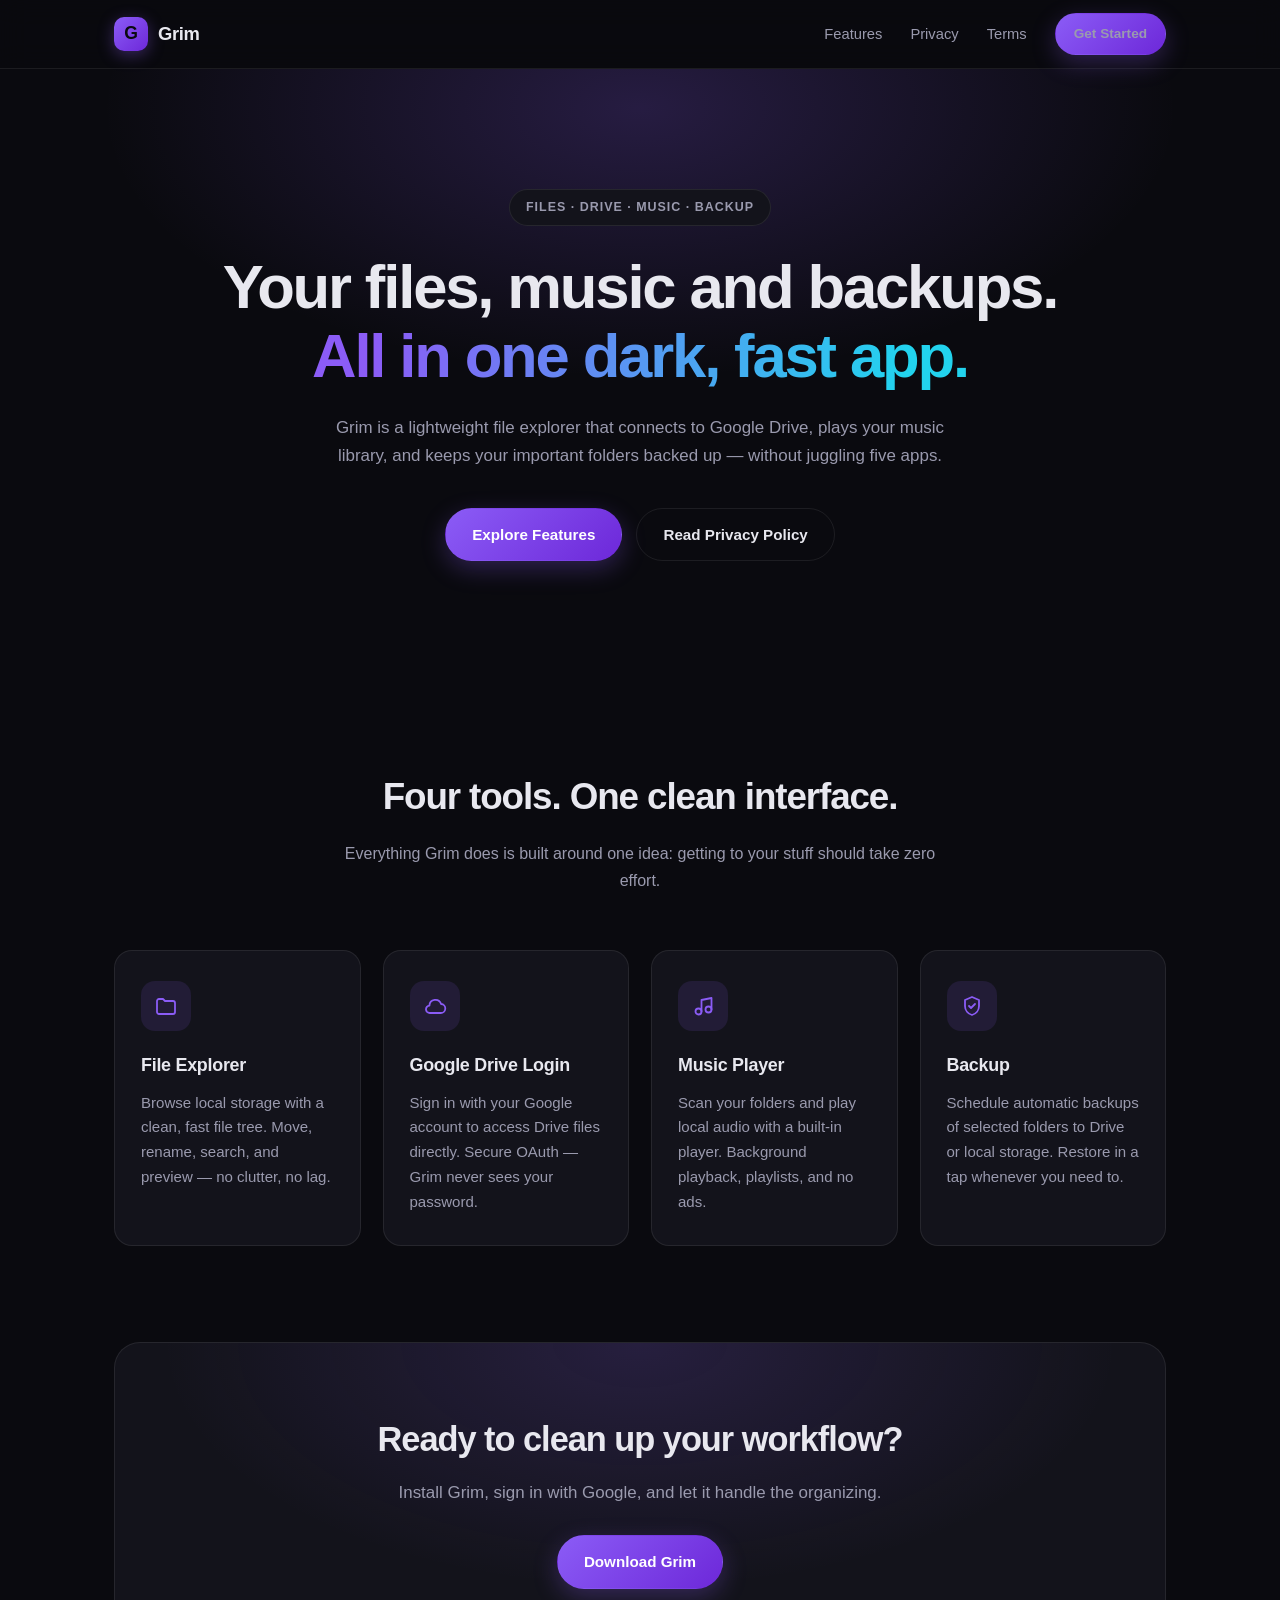
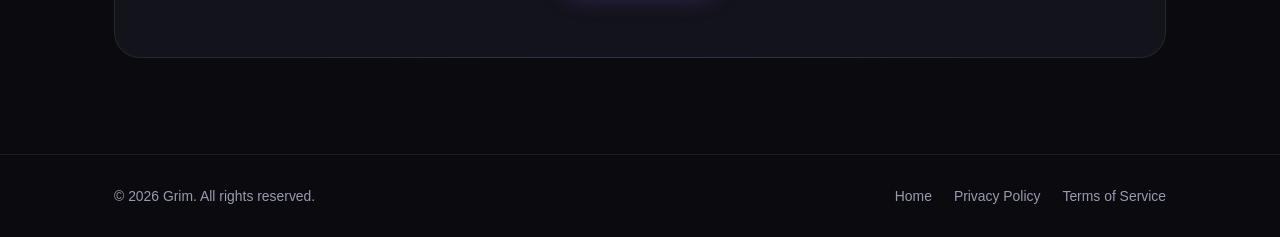
<file: index.html>
<!DOCTYPE html>
<html lang="en">
<head>
  <meta charset="UTF-8" />
  <meta name="viewport" content="width=device-width, initial-scale=1.0" />
  <title>Grim — Files, Music & Backups in One Place</title>
  <meta name="description" content="Grim is a fast file explorer with Google Drive sign-in, a built-in music player, and one-tap backup." />
  <link rel="stylesheet" href="styles.css" />
  <link rel="icon" href="data:image/svg+xml,<svg xmlns='http://www.w3.org/2000/svg' viewBox='0 0 100 100'><rect width='100' height='100' rx='24' fill='%238b5cf6'/><text x='50' y='73' font-size='62' font-family='sans-serif' font-weight='800' text-anchor='middle' fill='%230a0a0f'>G</text></svg>" />
</head>
<body>

  <!-- ================= HEADER ================= -->
  <header class="site-header">
    <div class="container header-inner">
      <a class="brand" href="index.html">
        <span class="brand-mark">G</span>
        <span class="brand-name">Grim</span>
      </a>
      <nav class="nav">
        <a href="#features">Features</a>
        <a href="privacy.html">Privacy</a>
        <a href="terms.html">Terms</a>
        <a class="btn btn-primary btn-sm" href="#get-started">Get Started</a>
      </nav>
    </div>
  </header>

  <!-- ================= HERO ================= -->
  <section class="hero">
    <div class="container">
      <span class="pill">Files · Drive · Music · Backup</span>
      <h1>Your files, music and backups.<br /><span class="grad">All in one dark, fast app.</span></h1>
      <p class="lead">
        Grim is a lightweight file explorer that connects to Google Drive, plays your music
        library, and keeps your important folders backed up — without juggling five apps.
      </p>
      <div class="hero-actions">
        <a class="btn btn-primary" href="#features">Explore Features</a>
        <a class="btn btn-ghost" href="privacy.html">Read Privacy Policy</a>
      </div>
    </div>
  </section>

  <!-- ================= FEATURES ================= -->
  <section class="section" id="features">
    <div class="container">
      <div class="section-head">
        <h2>Four tools. One clean interface.</h2>
        <p>Everything Grim does is built around one idea: getting to your stuff should take zero effort.</p>
      </div>

      <div class="grid">

        <!-- File Explorer -->
        <article class="card">
          <div class="icon">
            <svg viewBox="0 0 24 24" fill="none" stroke="currentColor" stroke-width="1.8" stroke-linecap="round" stroke-linejoin="round">
              <path d="M3 7a2 2 0 0 1 2-2h4l2 2h8a2 2 0 0 1 2 2v9a2 2 0 0 1-2 2H5a2 2 0 0 1-2-2V7z" />
            </svg>
          </div>
          <h3>File Explorer</h3>
          <p>Browse local storage with a clean, fast file tree. Move, rename, search, and preview — no clutter, no lag.</p>
        </article>

        <!-- Google Drive Login -->
        <article class="card">
          <div class="icon">
            <svg viewBox="0 0 24 24" fill="none" stroke="currentColor" stroke-width="1.8" stroke-linecap="round" stroke-linejoin="round">
              <path d="M17.5 19a4.5 4.5 0 0 0 .6-9 6 6 0 0 0-11.7 1.6A3.5 3.5 0 0 0 7 19h10.5z" />
            </svg>
          </div>
          <h3>Google Drive Login</h3>
          <p>Sign in with your Google account to access Drive files directly. Secure OAuth — Grim never sees your password.</p>
        </article>

        <!-- Music -->
        <article class="card">
          <div class="icon">
            <svg viewBox="0 0 24 24" fill="none" stroke="currentColor" stroke-width="1.8" stroke-linecap="round" stroke-linejoin="round">
              <circle cx="7.5" cy="17.5" r="3" />
              <circle cx="17.5" cy="15.5" r="3" />
              <path d="M10.5 17.5V6l10-2v11.5" />
            </svg>
          </div>
          <h3>Music Player</h3>
          <p>Scan your folders and play local audio with a built-in player. Background playback, playlists, and no ads.</p>
        </article>

        <!-- Backup -->
        <article class="card">
          <div class="icon">
            <svg viewBox="0 0 24 24" fill="none" stroke="currentColor" stroke-width="1.8" stroke-linecap="round" stroke-linejoin="round">
              <path d="M12 3l7 3v6c0 4.5-3 8-7 9-4-1-7-4.5-7-9V6l7-3z" />
              <path d="M9 12l2 2 4-4" />
            </svg>
          </div>
          <h3>Backup</h3>
          <p>Schedule automatic backups of selected folders to Drive or local storage. Restore in a tap whenever you need to.</p>
        </article>

      </div>
    </div>
  </section>

  <!-- ================= CTA ================= -->
  <section class="container" id="get-started">
    <div class="cta">
      <h2>Ready to clean up your workflow?</h2>
      <p class="lead" style="margin-bottom:28px;">
        Install Grim, sign in with Google, and let it handle the organizing.
      </p>
      <a class="btn btn-primary" href="https://github.com/alsh3la/Grim/releases/download/v5.0/Grim-5.0.ipa">Download Grim</a>
    </div>
  </section>

  <!-- ================= FOOTER ================= -->
  <footer class="site-footer">
    <div class="container footer-inner">
      <span>© <span id="year">2025</span> Grim. All rights reserved.</span>
      <nav class="footer-links">
        <a href="index.html">Home</a>
        <a href="privacy.html">Privacy Policy</a>
        <a href="terms.html">Terms of Service</a>
      </nav>
    </div>
  </footer>

  <script>
    document.getElementById('year').textContent = new Date().getFullYear();
  </script>
</body>
</html>
</file>
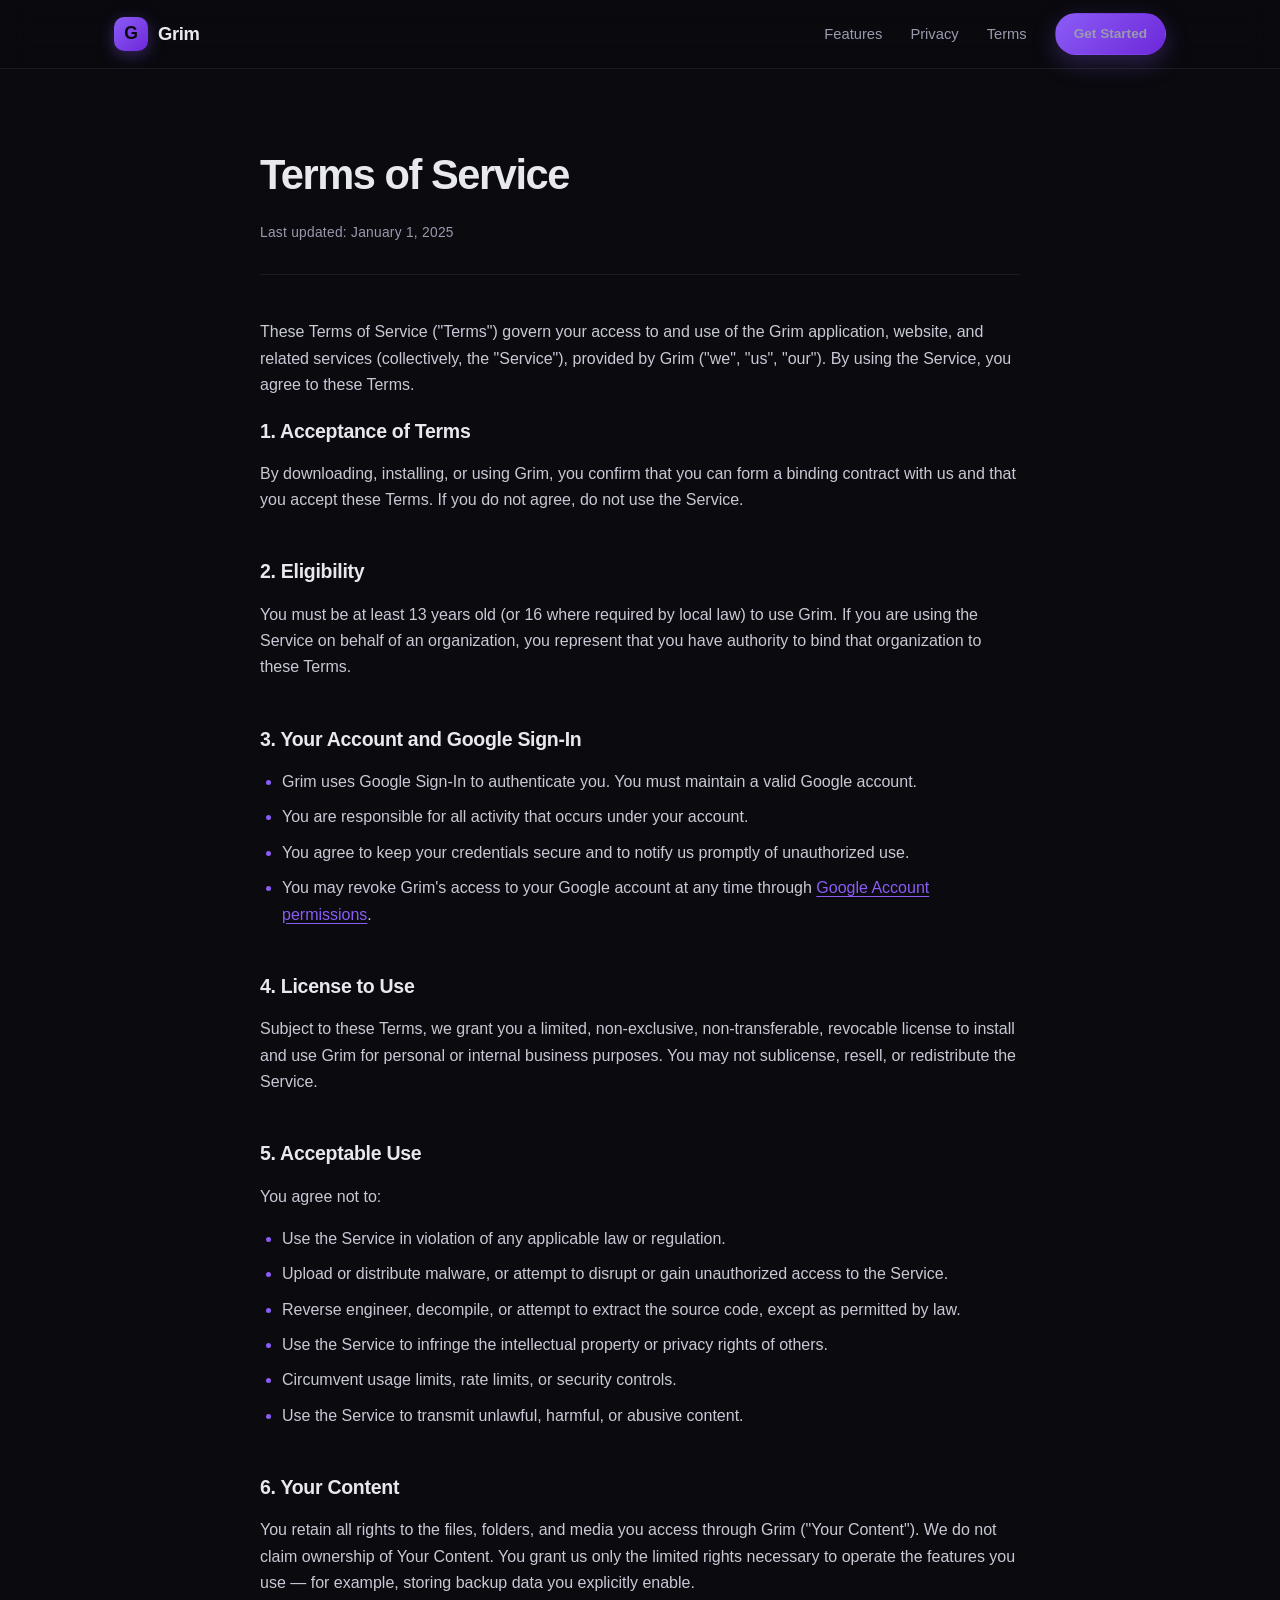
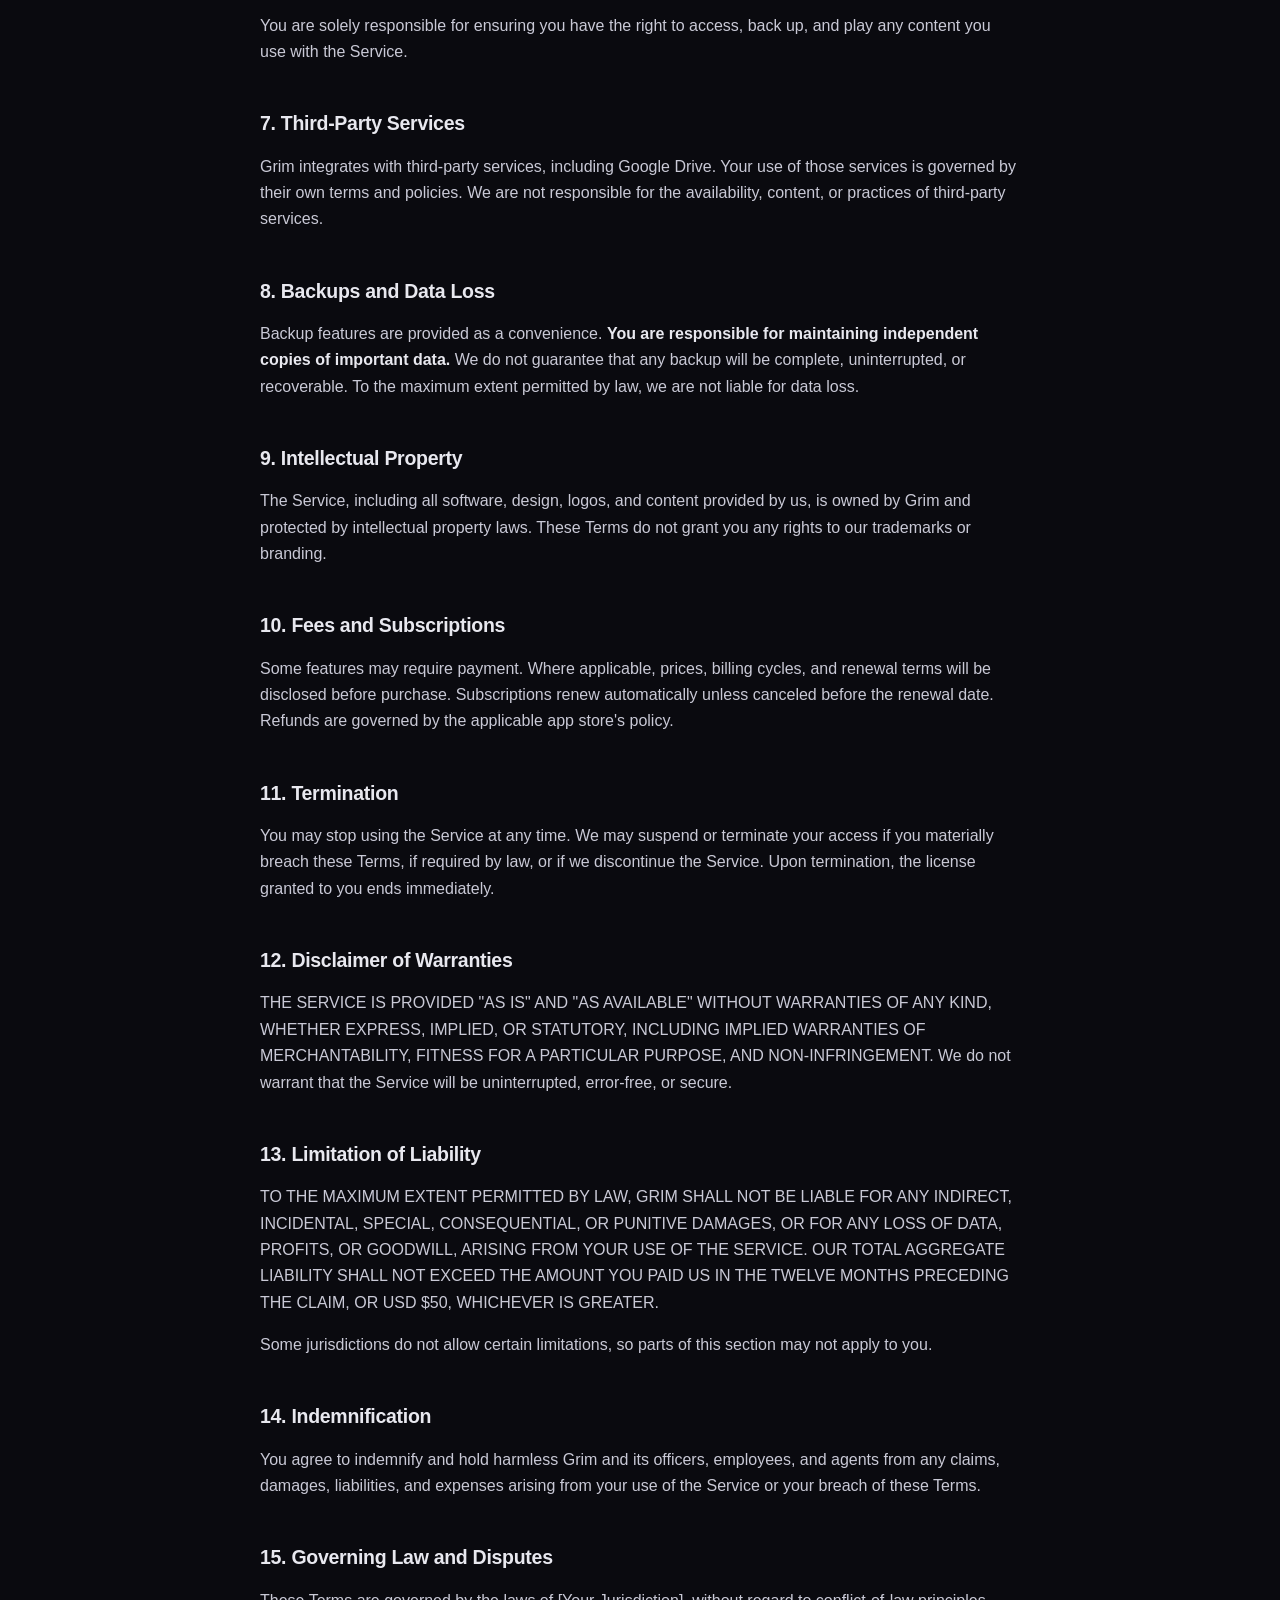
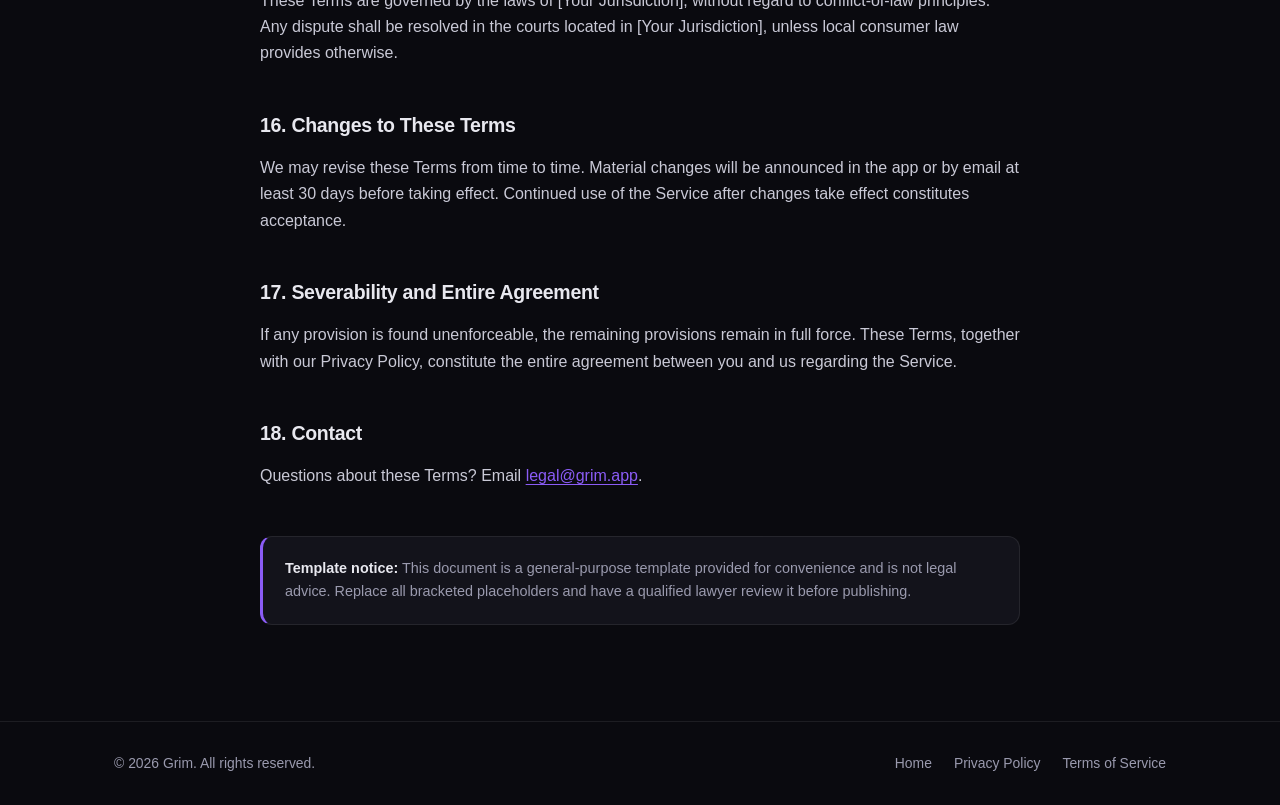
<file: deepseek_html_20261022_682a17.html>
<!DOCTYPE html>
<html lang="en">
<head>
  <meta charset="UTF-8" />
  <meta name="viewport" content="width=device-width, initial-scale=1.0" />
  <title>Terms of Service — Grim</title>
  <meta name="description" content="The terms that govern your use of the Grim application and website." />
  <link rel="stylesheet" href="styles.css" />
</head>
<body>

  <header class="site-header">
    <div class="container header-inner">
      <a class="brand" href="index.html">
        <span class="brand-mark">G</span>
        <span class="brand-name">Grim</span>
      </a>
      <nav class="nav">
        <a href="index.html#features">Features</a>
        <a href="privacy.html">Privacy</a>
        <a href="terms.html">Terms</a>
        <a class="btn btn-primary btn-sm" href="index.html#get-started">Get Started</a>
      </nav>
    </div>
  </header>

  <main class="legal">
    <div class="container">
      <div class="legal-header">
        <h1>Terms of Service</h1>
        <p class="updated">Last updated: January 1, 2025</p>
      </div>

      <div class="legal-body">

        <p>
          These Terms of Service ("Terms") govern your access to and use of the Grim
          application, website, and related services (collectively, the "Service"),
          provided by Grim ("we", "us", "our"). By using the Service, you agree to these Terms.
        </p>

        <h2>1. Acceptance of Terms</h2>
        <p>
          By downloading, installing, or using Grim, you confirm that you can form a binding
          contract with us and that you accept these Terms. If you do not agree, do not use
          the Service.
        </p>

        <h2>2. Eligibility</h2>
        <p>
          You must be at least 13 years old (or 16 where required by local law) to use Grim.
          If you are using the Service on behalf of an organization, you represent that you
          have authority to bind that organization to these Terms.
        </p>

        <h2>3. Your Account and Google Sign-In</h2>
        <ul>
          <li>Grim uses Google Sign-In to authenticate you. You must maintain a valid Google account.</li>
          <li>You are responsible for all activity that occurs under your account.</li>
          <li>You agree to keep your credentials secure and to notify us promptly of unauthorized use.</li>
          <li>You may revoke Grim's access to your Google account at any time through
              <a href="https://myaccount.google.com/permissions" target="_blank" rel="noopener">Google Account permissions</a>.</li>
        </ul>

        <h2>4. License to Use</h2>
        <p>
          Subject to these Terms, we grant you a limited, non-exclusive, non-transferable,
          revocable license to install and use Grim for personal or internal business purposes.
          You may not sublicense, resell, or redistribute the Service.
        </p>

        <h2>5. Acceptable Use</h2>
        <p>You agree not to:</p>
        <ul>
          <li>Use the Service in violation of any applicable law or regulation.</li>
          <li>Upload or distribute malware, or attempt to disrupt or gain unauthorized access to the Service.</li>
          <li>Reverse engineer, decompile, or attempt to extract the source code, except as permitted by law.</li>
          <li>Use the Service to infringe the intellectual property or privacy rights of others.</li>
          <li>Circumvent usage limits, rate limits, or security controls.</li>
          <li>Use the Service to transmit unlawful, harmful, or abusive content.</li>
        </ul>

        <h2>6. Your Content</h2>
        <p>
          You retain all rights to the files, folders, and media you access through Grim
          ("Your Content"). We do not claim ownership of Your Content. You grant us only the
          limited rights necessary to operate the features you use — for example, storing
          backup data you explicitly enable.
        </p>
        <p>
          You are solely responsible for ensuring you have the right to access, back up, and
          play any content you use with the Service.
        </p>

        <h2>7. Third-Party Services</h2>
        <p>
          Grim integrates with third-party services, including Google Drive. Your use of those
          services is governed by their own terms and policies. We are not responsible for the
          availability, content, or practices of third-party services.
        </p>

        <h2>8. Backups and Data Loss</h2>
        <p>
          Backup features are provided as a convenience. <strong>You are responsible for
          maintaining independent copies of important data.</strong> We do not guarantee that
          any backup will be complete, uninterrupted, or recoverable. To the maximum extent
          permitted by law, we are not liable for data loss.
        </p>

        <h2>9. Intellectual Property</h2>
        <p>
          The Service, including all software, design, logos, and content provided by us, is
          owned by Grim and protected by intellectual property laws. These Terms do not grant
          you any rights to our trademarks or branding.
        </p>

        <h2>10. Fees and Subscriptions</h2>
        <p>
          Some features may require payment. Where applicable, prices, billing cycles, and
          renewal terms will be disclosed before purchase. Subscriptions renew automatically
          unless canceled before the renewal date. Refunds are governed by the applicable app
          store's policy.
        </p>

        <h2>11. Termination</h2>
        <p>
          You may stop using the Service at any time. We may suspend or terminate your access
          if you materially breach these Terms, if required by law, or if we discontinue the
          Service. Upon termination, the license granted to you ends immediately.
        </p>

        <h2>12. Disclaimer of Warranties</h2>
        <p>
          THE SERVICE IS PROVIDED "AS IS" AND "AS AVAILABLE" WITHOUT WARRANTIES OF ANY KIND,
          WHETHER EXPRESS, IMPLIED, OR STATUTORY, INCLUDING IMPLIED WARRANTIES OF
          MERCHANTABILITY, FITNESS FOR A PARTICULAR PURPOSE, AND NON-INFRINGEMENT. We do not
          warrant that the Service will be uninterrupted, error-free, or secure.
        </p>

        <h2>13. Limitation of Liability</h2>
        <p>
          TO THE MAXIMUM EXTENT PERMITTED BY LAW, GRIM SHALL NOT BE LIABLE FOR ANY INDIRECT,
          INCIDENTAL, SPECIAL, CONSEQUENTIAL, OR PUNITIVE DAMAGES, OR FOR ANY LOSS OF DATA,
          PROFITS, OR GOODWILL, ARISING FROM YOUR USE OF THE SERVICE. OUR TOTAL AGGREGATE
          LIABILITY SHALL NOT EXCEED THE AMOUNT YOU PAID US IN THE TWELVE MONTHS PRECEDING
          THE CLAIM, OR USD $50, WHICHEVER IS GREATER.
        </p>
        <p>
          Some jurisdictions do not allow certain limitations, so parts of this section may
          not apply to you.
        </p>

        <h2>14. Indemnification</h2>
        <p>
          You agree to indemnify and hold harmless Grim and its officers, employees, and
          agents from any claims, damages, liabilities, and expenses arising from your use of
          the Service or your breach of these Terms.
        </p>

        <h2>15. Governing Law and Disputes</h2>
        <p>
          These Terms are governed by the laws of [Your Jurisdiction], without regard to
          conflict-of-law principles. Any dispute shall be resolved in the courts located in
          [Your Jurisdiction], unless local consumer law provides otherwise.
        </p>

        <h2>16. Changes to These Terms</h2>
        <p>
          We may revise these Terms from time to time. Material changes will be announced in
          the app or by email at least 30 days before taking effect. Continued use of the
          Service after changes take effect constitutes acceptance.
        </p>

        <h2>17. Severability and Entire Agreement</h2>
        <p>
          If any provision is found unenforceable, the remaining provisions remain in full
          force. These Terms, together with our Privacy Policy, constitute the entire
          agreement between you and us regarding the Service.
        </p>

        <h2>18. Contact</h2>
        <p>
          Questions about these Terms? Email
          <a href="mailto:legal@grim.app">legal@grim.app</a>.
        </p>

        <div class="legal-note">
          <p>
            <strong>Template notice:</strong> This document is a general-purpose template
            provided for convenience and is not legal advice. Replace all bracketed
            placeholders and have a qualified lawyer review it before publishing.
          </p>
        </div>

      </div>
    </div>
  </main>

  <footer class="site-footer">
    <div class="container footer-inner">
      <span>© <span id="year">2025</span> Grim. All rights reserved.</span>
      <nav class="footer-links">
        <a href="index.html">Home</a>
        <a href="privacy.html">Privacy Policy</a>
        <a href="terms.html">Terms of Service</a>
      </nav>
    </div>
  </footer>

  <script>
    document.getElementById('year').textContent = new Date().getFullYear();
  </script>
</body>
</html>
</file>
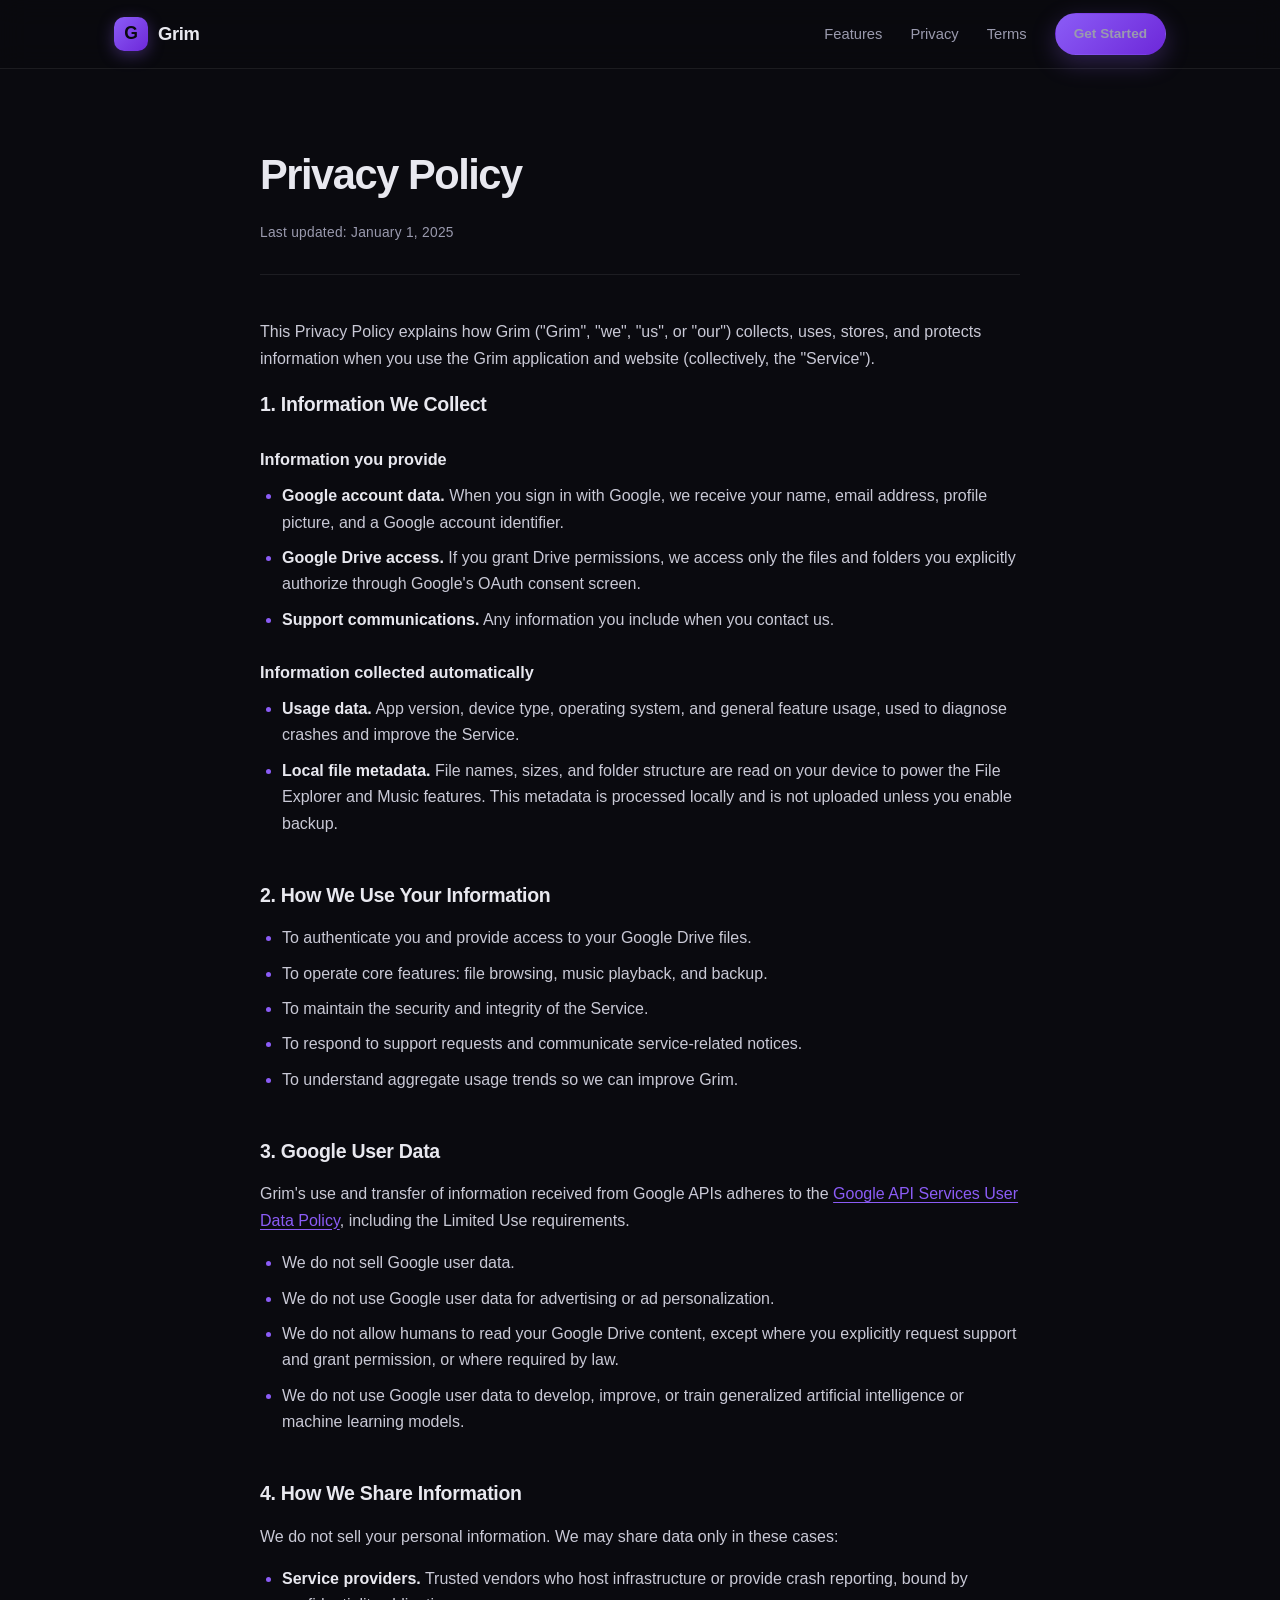
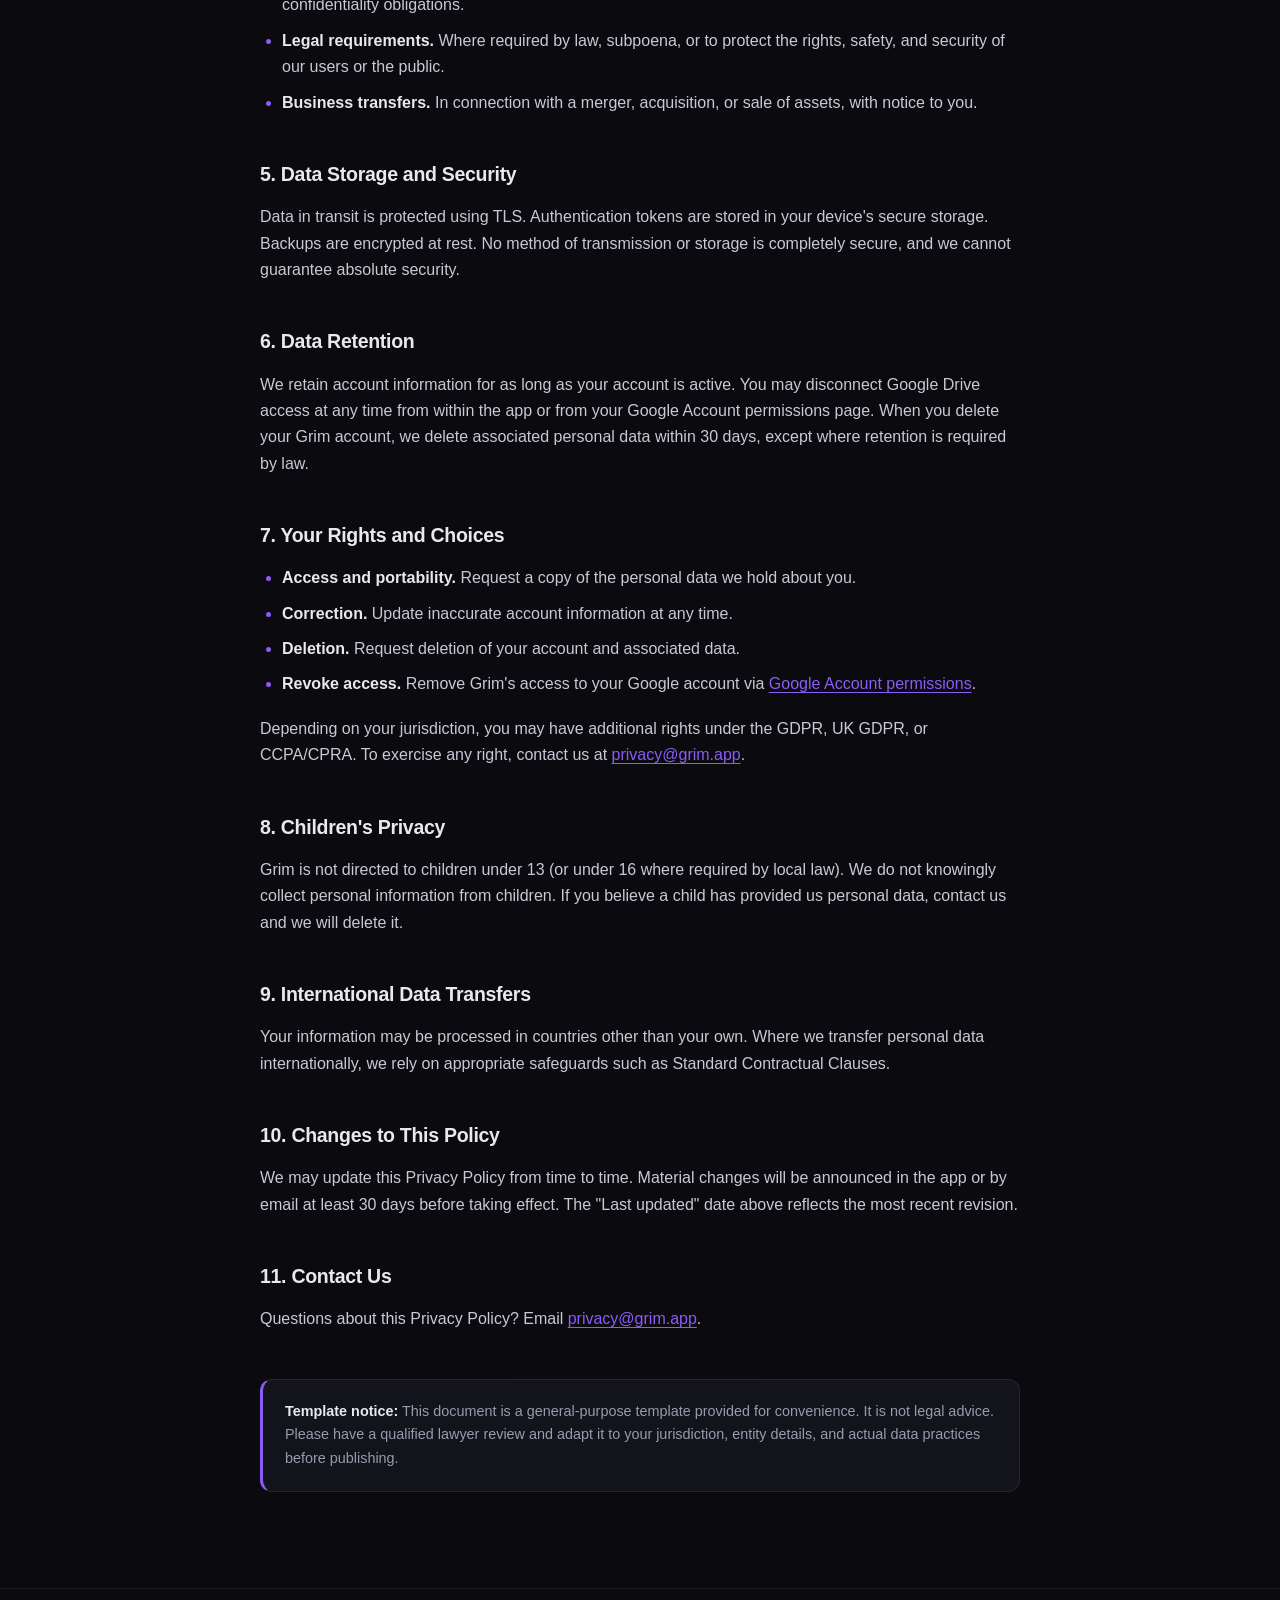
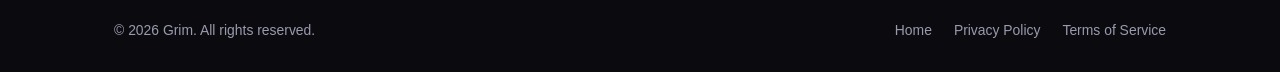
<file: deepseek_html_20261022_e5aa71.html>
<!DOCTYPE html>
<html lang="en">
<head>
  <meta charset="UTF-8" />
  <meta name="viewport" content="width=device-width, initial-scale=1.0" />
  <title>Privacy Policy — Grim</title>
  <meta name="description" content="How Grim collects, uses, and protects your data." />
  <link rel="stylesheet" href="styles.css" />
</head>
<body>

  <header class="site-header">
    <div class="container header-inner">
      <a class="brand" href="index.html">
        <span class="brand-mark">G</span>
        <span class="brand-name">Grim</span>
      </a>
      <nav class="nav">
        <a href="index.html#features">Features</a>
        <a href="privacy.html">Privacy</a>
        <a href="terms.html">Terms</a>
        <a class="btn btn-primary btn-sm" href="index.html#get-started">Get Started</a>
      </nav>
    </div>
  </header>

  <main class="legal">
    <div class="container">
      <div class="legal-header">
        <h1>Privacy Policy</h1>
        <p class="updated">Last updated: January 1, 2025</p>
      </div>

      <div class="legal-body">

        <p>
          This Privacy Policy explains how Grim ("Grim", "we", "us", or "our") collects,
          uses, stores, and protects information when you use the Grim application and
          website (collectively, the "Service").
        </p>

        <h2>1. Information We Collect</h2>

        <h3>Information you provide</h3>
        <ul>
          <li><strong>Google account data.</strong> When you sign in with Google, we receive your
              name, email address, profile picture, and a Google account identifier.</li>
          <li><strong>Google Drive access.</strong> If you grant Drive permissions, we access only the
              files and folders you explicitly authorize through Google's OAuth consent screen.</li>
          <li><strong>Support communications.</strong> Any information you include when you contact us.</li>
        </ul>

        <h3>Information collected automatically</h3>
        <ul>
          <li><strong>Usage data.</strong> App version, device type, operating system, and general
              feature usage, used to diagnose crashes and improve the Service.</li>
          <li><strong>Local file metadata.</strong> File names, sizes, and folder structure are read
              on your device to power the File Explorer and Music features. This metadata is
              processed locally and is not uploaded unless you enable backup.</li>
        </ul>

        <h2>2. How We Use Your Information</h2>
        <ul>
          <li>To authenticate you and provide access to your Google Drive files.</li>
          <li>To operate core features: file browsing, music playback, and backup.</li>
          <li>To maintain the security and integrity of the Service.</li>
          <li>To respond to support requests and communicate service-related notices.</li>
          <li>To understand aggregate usage trends so we can improve Grim.</li>
        </ul>

        <h2>3. Google User Data</h2>
        <p>
          Grim's use and transfer of information received from Google APIs adheres to the
          <a href="https://developers.google.com/terms/api-services-user-data-policy" target="_blank" rel="noopener">
          Google API Services User Data Policy</a>, including the Limited Use requirements.
        </p>
        <ul>
          <li>We do not sell Google user data.</li>
          <li>We do not use Google user data for advertising or ad personalization.</li>
          <li>We do not allow humans to read your Google Drive content, except where you
              explicitly request support and grant permission, or where required by law.</li>
          <li>We do not use Google user data to develop, improve, or train generalized
              artificial intelligence or machine learning models.</li>
        </ul>

        <h2>4. How We Share Information</h2>
        <p>We do not sell your personal information. We may share data only in these cases:</p>
        <ul>
          <li><strong>Service providers.</strong> Trusted vendors who host infrastructure or provide
              crash reporting, bound by confidentiality obligations.</li>
          <li><strong>Legal requirements.</strong> Where required by law, subpoena, or to protect the
              rights, safety, and security of our users or the public.</li>
          <li><strong>Business transfers.</strong> In connection with a merger, acquisition, or sale of
              assets, with notice to you.</li>
        </ul>

        <h2>5. Data Storage and Security</h2>
        <p>
          Data in transit is protected using TLS. Authentication tokens are stored in your
          device's secure storage. Backups are encrypted at rest. No method of transmission
          or storage is completely secure, and we cannot guarantee absolute security.
        </p>

        <h2>6. Data Retention</h2>
        <p>
          We retain account information for as long as your account is active. You may
          disconnect Google Drive access at any time from within the app or from your
          Google Account permissions page. When you delete your Grim account, we delete
          associated personal data within 30 days, except where retention is required by law.
        </p>

        <h2>7. Your Rights and Choices</h2>
        <ul>
          <li><strong>Access and portability.</strong> Request a copy of the personal data we hold about you.</li>
          <li><strong>Correction.</strong> Update inaccurate account information at any time.</li>
          <li><strong>Deletion.</strong> Request deletion of your account and associated data.</li>
          <li><strong>Revoke access.</strong> Remove Grim's access to your Google account via
              <a href="https://myaccount.google.com/permissions" target="_blank" rel="noopener">Google Account permissions</a>.</li>
        </ul>
        <p>
          Depending on your jurisdiction, you may have additional rights under the GDPR,
          UK GDPR, or CCPA/CPRA. To exercise any right, contact us at
          <a href="mailto:privacy@grim.app">privacy@grim.app</a>.
        </p>

        <h2>8. Children's Privacy</h2>
        <p>
          Grim is not directed to children under 13 (or under 16 where required by local law).
          We do not knowingly collect personal information from children. If you believe a
          child has provided us personal data, contact us and we will delete it.
        </p>

        <h2>9. International Data Transfers</h2>
        <p>
          Your information may be processed in countries other than your own. Where we
          transfer personal data internationally, we rely on appropriate safeguards such as
          Standard Contractual Clauses.
        </p>

        <h2>10. Changes to This Policy</h2>
        <p>
          We may update this Privacy Policy from time to time. Material changes will be
          announced in the app or by email at least 30 days before taking effect. The
          "Last updated" date above reflects the most recent revision.
        </p>

        <h2>11. Contact Us</h2>
        <p>
          Questions about this Privacy Policy? Email
          <a href="mailto:privacy@grim.app">privacy@grim.app</a>.
        </p>

        <div class="legal-note">
          <p>
            <strong>Template notice:</strong> This document is a general-purpose template
            provided for convenience. It is not legal advice. Please have a qualified lawyer
            review and adapt it to your jurisdiction, entity details, and actual data
            practices before publishing.
          </p>
        </div>

      </div>
    </div>
  </main>

  <footer class="site-footer">
    <div class="container footer-inner">
      <span>© <span id="year">2025</span> Grim. All rights reserved.</span>
      <nav class="footer-links">
        <a href="index.html">Home</a>
        <a href="privacy.html">Privacy Policy</a>
        <a href="terms.html">Terms of Service</a>
      </nav>
    </div>
  </footer>

  <script>
    document.getElementById('year').textContent = new Date().getFullYear();
  </script>
</body>
</html>
</file>
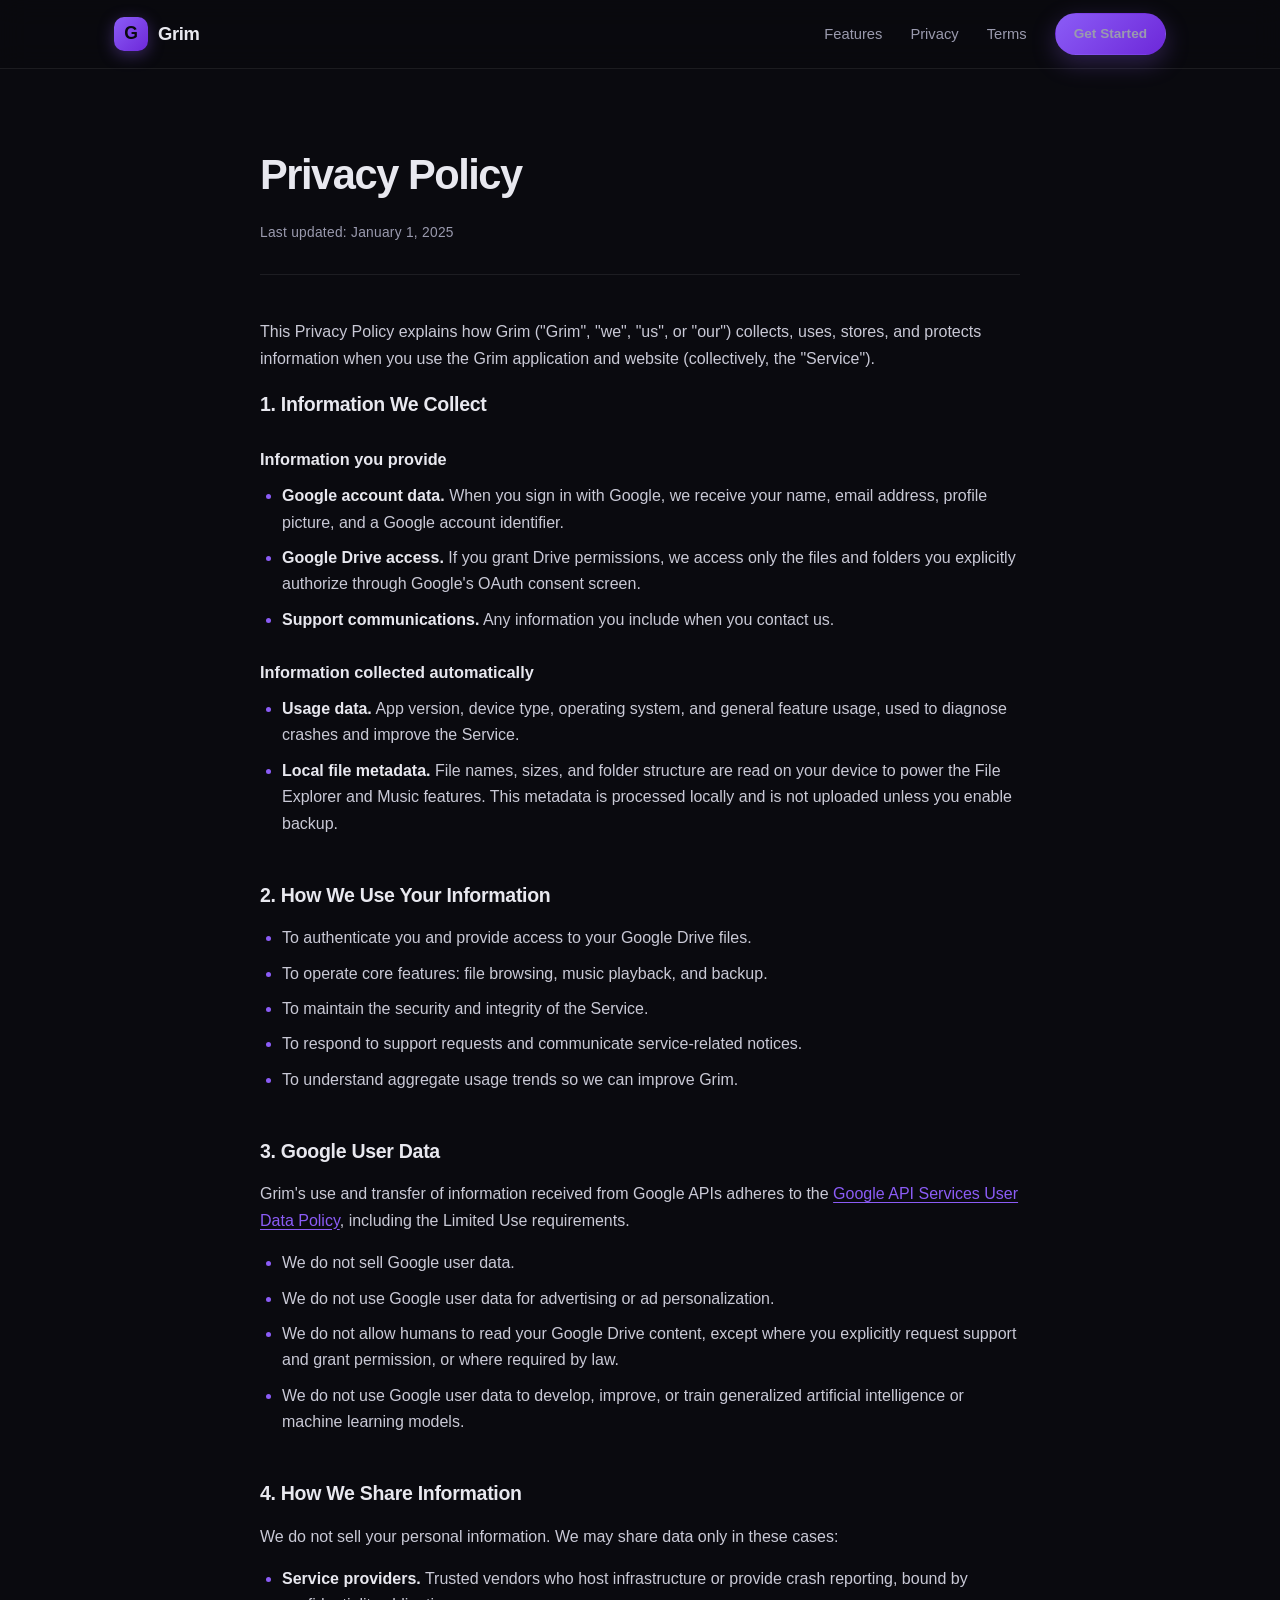
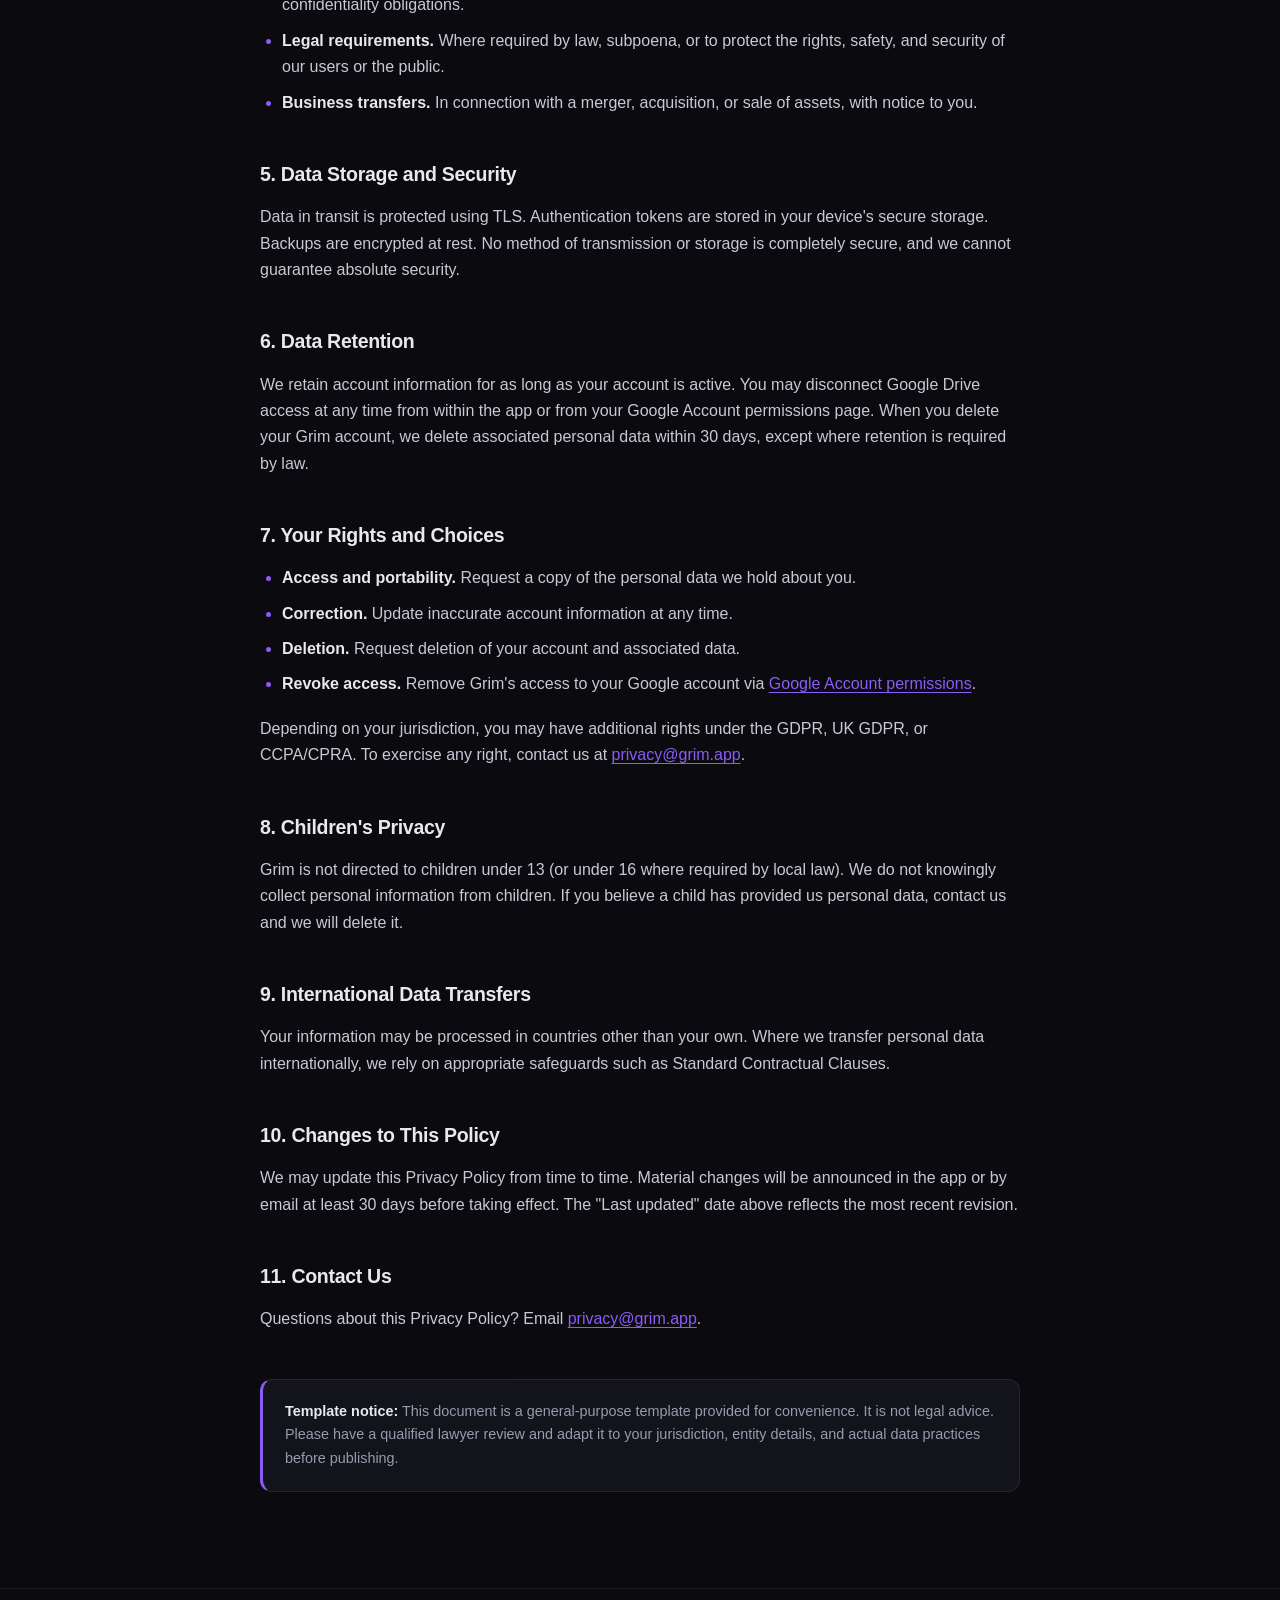
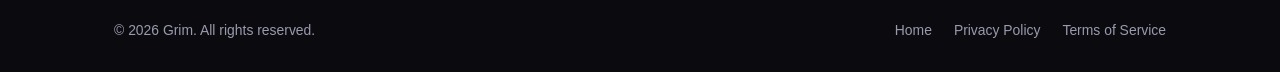
<file: privacy.html>
<!DOCTYPE html>
<html lang="en">
<head>
  <meta charset="UTF-8" />
  <meta name="viewport" content="width=device-width, initial-scale=1.0" />
  <title>Privacy Policy — Grim</title>
  <meta name="description" content="How Grim collects, uses, and protects your data." />
  <link rel="stylesheet" href="styles.css" />
</head>
<body>

  <header class="site-header">
    <div class="container header-inner">
      <a class="brand" href="index.html">
        <span class="brand-mark">G</span>
        <span class="brand-name">Grim</span>
      </a>
      <nav class="nav">
        <a href="index.html#features">Features</a>
        <a href="privacy.html">Privacy</a>
        <a href="terms.html">Terms</a>
        <a class="btn btn-primary btn-sm" href="index.html#get-started">Get Started</a>
      </nav>
    </div>
  </header>

  <main class="legal">
    <div class="container">
      <div class="legal-header">
        <h1>Privacy Policy</h1>
        <p class="updated">Last updated: January 1, 2025</p>
      </div>

      <div class="legal-body">

        <p>
          This Privacy Policy explains how Grim ("Grim", "we", "us", or "our") collects,
          uses, stores, and protects information when you use the Grim application and
          website (collectively, the "Service").
        </p>

        <h2>1. Information We Collect</h2>

        <h3>Information you provide</h3>
        <ul>
          <li><strong>Google account data.</strong> When you sign in with Google, we receive your
              name, email address, profile picture, and a Google account identifier.</li>
          <li><strong>Google Drive access.</strong> If you grant Drive permissions, we access only the
              files and folders you explicitly authorize through Google's OAuth consent screen.</li>
          <li><strong>Support communications.</strong> Any information you include when you contact us.</li>
        </ul>

        <h3>Information collected automatically</h3>
        <ul>
          <li><strong>Usage data.</strong> App version, device type, operating system, and general
              feature usage, used to diagnose crashes and improve the Service.</li>
          <li><strong>Local file metadata.</strong> File names, sizes, and folder structure are read
              on your device to power the File Explorer and Music features. This metadata is
              processed locally and is not uploaded unless you enable backup.</li>
        </ul>

        <h2>2. How We Use Your Information</h2>
        <ul>
          <li>To authenticate you and provide access to your Google Drive files.</li>
          <li>To operate core features: file browsing, music playback, and backup.</li>
          <li>To maintain the security and integrity of the Service.</li>
          <li>To respond to support requests and communicate service-related notices.</li>
          <li>To understand aggregate usage trends so we can improve Grim.</li>
        </ul>

        <h2>3. Google User Data</h2>
        <p>
          Grim's use and transfer of information received from Google APIs adheres to the
          <a href="https://developers.google.com/terms/api-services-user-data-policy" target="_blank" rel="noopener">
          Google API Services User Data Policy</a>, including the Limited Use requirements.
        </p>
        <ul>
          <li>We do not sell Google user data.</li>
          <li>We do not use Google user data for advertising or ad personalization.</li>
          <li>We do not allow humans to read your Google Drive content, except where you
              explicitly request support and grant permission, or where required by law.</li>
          <li>We do not use Google user data to develop, improve, or train generalized
              artificial intelligence or machine learning models.</li>
        </ul>

        <h2>4. How We Share Information</h2>
        <p>We do not sell your personal information. We may share data only in these cases:</p>
        <ul>
          <li><strong>Service providers.</strong> Trusted vendors who host infrastructure or provide
              crash reporting, bound by confidentiality obligations.</li>
          <li><strong>Legal requirements.</strong> Where required by law, subpoena, or to protect the
              rights, safety, and security of our users or the public.</li>
          <li><strong>Business transfers.</strong> In connection with a merger, acquisition, or sale of
              assets, with notice to you.</li>
        </ul>

        <h2>5. Data Storage and Security</h2>
        <p>
          Data in transit is protected using TLS. Authentication tokens are stored in your
          device's secure storage. Backups are encrypted at rest. No method of transmission
          or storage is completely secure, and we cannot guarantee absolute security.
        </p>

        <h2>6. Data Retention</h2>
        <p>
          We retain account information for as long as your account is active. You may
          disconnect Google Drive access at any time from within the app or from your
          Google Account permissions page. When you delete your Grim account, we delete
          associated personal data within 30 days, except where retention is required by law.
        </p>

        <h2>7. Your Rights and Choices</h2>
        <ul>
          <li><strong>Access and portability.</strong> Request a copy of the personal data we hold about you.</li>
          <li><strong>Correction.</strong> Update inaccurate account information at any time.</li>
          <li><strong>Deletion.</strong> Request deletion of your account and associated data.</li>
          <li><strong>Revoke access.</strong> Remove Grim's access to your Google account via
              <a href="https://myaccount.google.com/permissions" target="_blank" rel="noopener">Google Account permissions</a>.</li>
        </ul>
        <p>
          Depending on your jurisdiction, you may have additional rights under the GDPR,
          UK GDPR, or CCPA/CPRA. To exercise any right, contact us at
          <a href="mailto:privacy@grim.app">privacy@grim.app</a>.
        </p>

        <h2>8. Children's Privacy</h2>
        <p>
          Grim is not directed to children under 13 (or under 16 where required by local law).
          We do not knowingly collect personal information from children. If you believe a
          child has provided us personal data, contact us and we will delete it.
        </p>

        <h2>9. International Data Transfers</h2>
        <p>
          Your information may be processed in countries other than your own. Where we
          transfer personal data internationally, we rely on appropriate safeguards such as
          Standard Contractual Clauses.
        </p>

        <h2>10. Changes to This Policy</h2>
        <p>
          We may update this Privacy Policy from time to time. Material changes will be
          announced in the app or by email at least 30 days before taking effect. The
          "Last updated" date above reflects the most recent revision.
        </p>

        <h2>11. Contact Us</h2>
        <p>
          Questions about this Privacy Policy? Email
          <a href="mailto:privacy@grim.app">privacy@grim.app</a>.
        </p>

        <div class="legal-note">
          <p>
            <strong>Template notice:</strong> This document is a general-purpose template
            provided for convenience. It is not legal advice. Please have a qualified lawyer
            review and adapt it to your jurisdiction, entity details, and actual data
            practices before publishing.
          </p>
        </div>

      </div>
    </div>
  </main>

  <footer class="site-footer">
    <div class="container footer-inner">
      <span>© <span id="year">2025</span> Grim. All rights reserved.</span>
      <nav class="footer-links">
        <a href="index.html">Home</a>
        <a href="privacy.html">Privacy Policy</a>
        <a href="terms.html">Terms of Service</a>
      </nav>
    </div>
  </footer>

  <script>
    document.getElementById('year').textContent = new Date().getFullYear();
  </script>
</body>
</html>
</file>
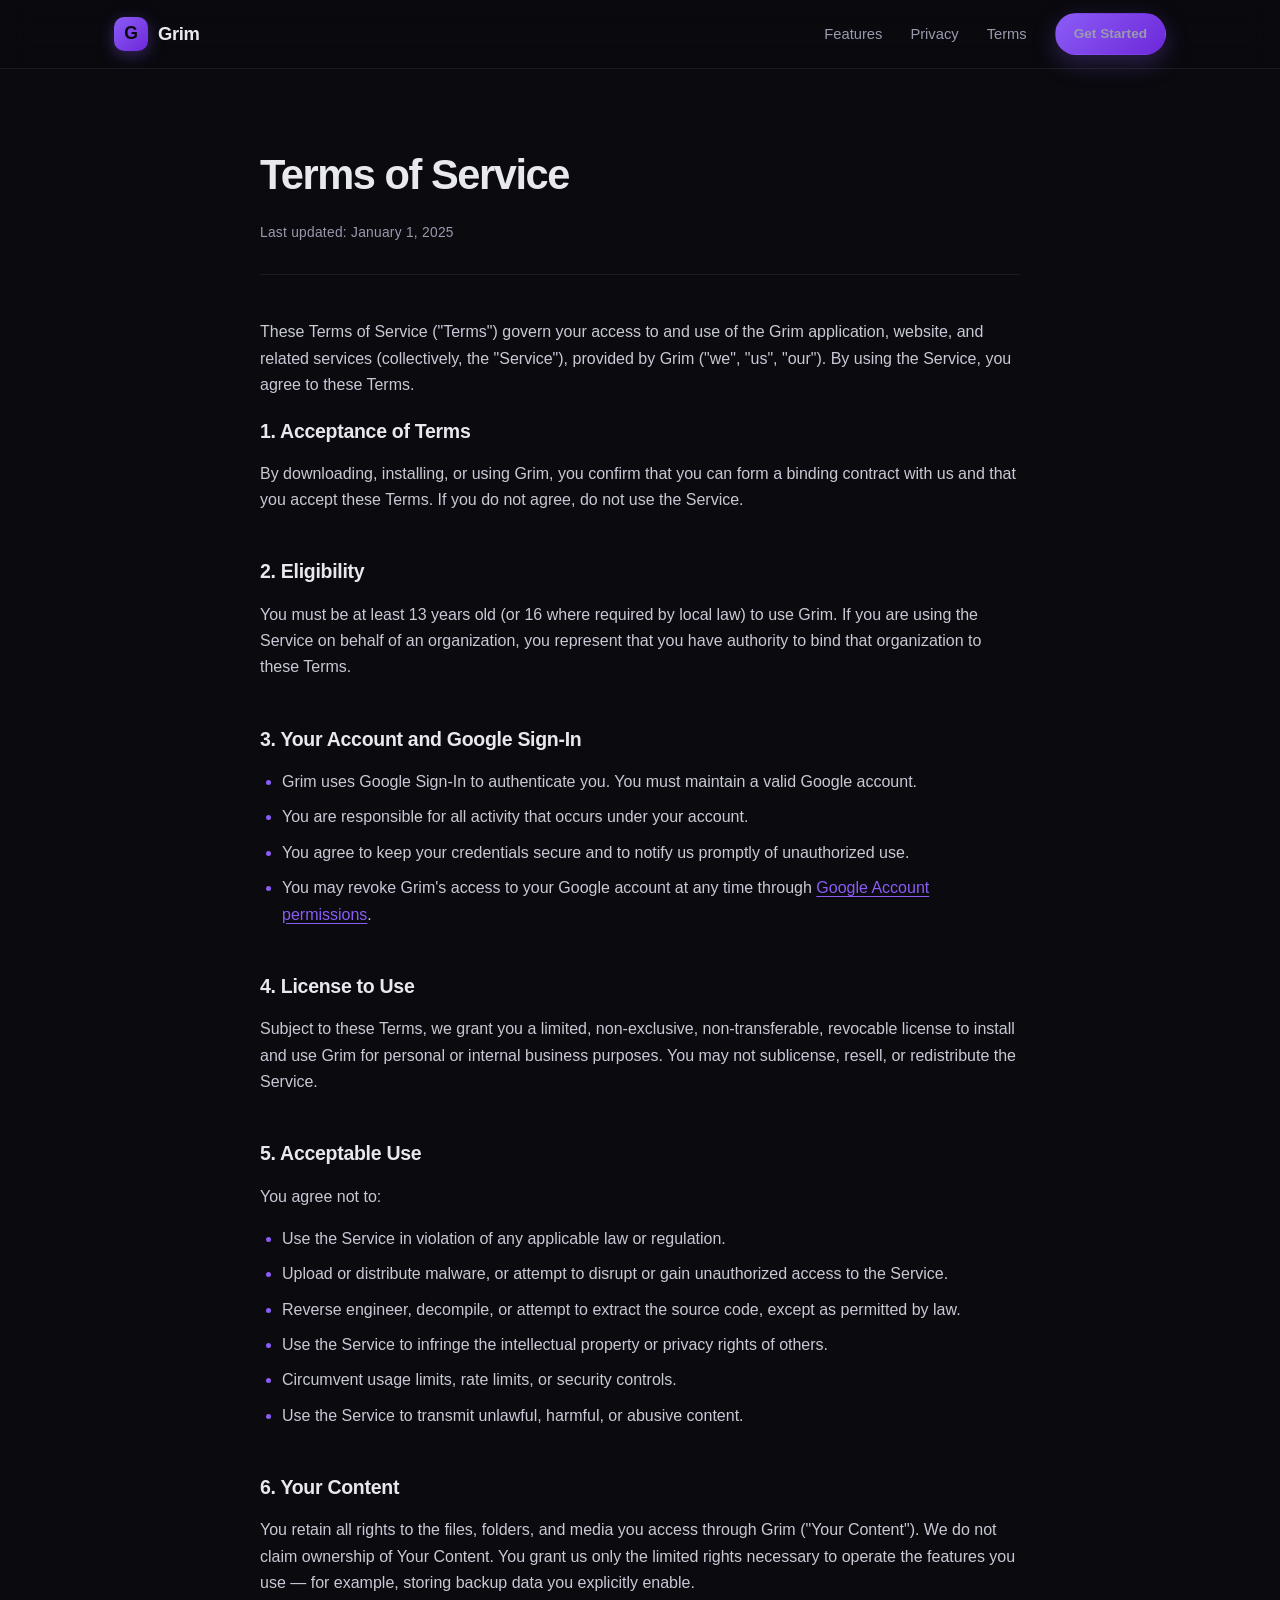
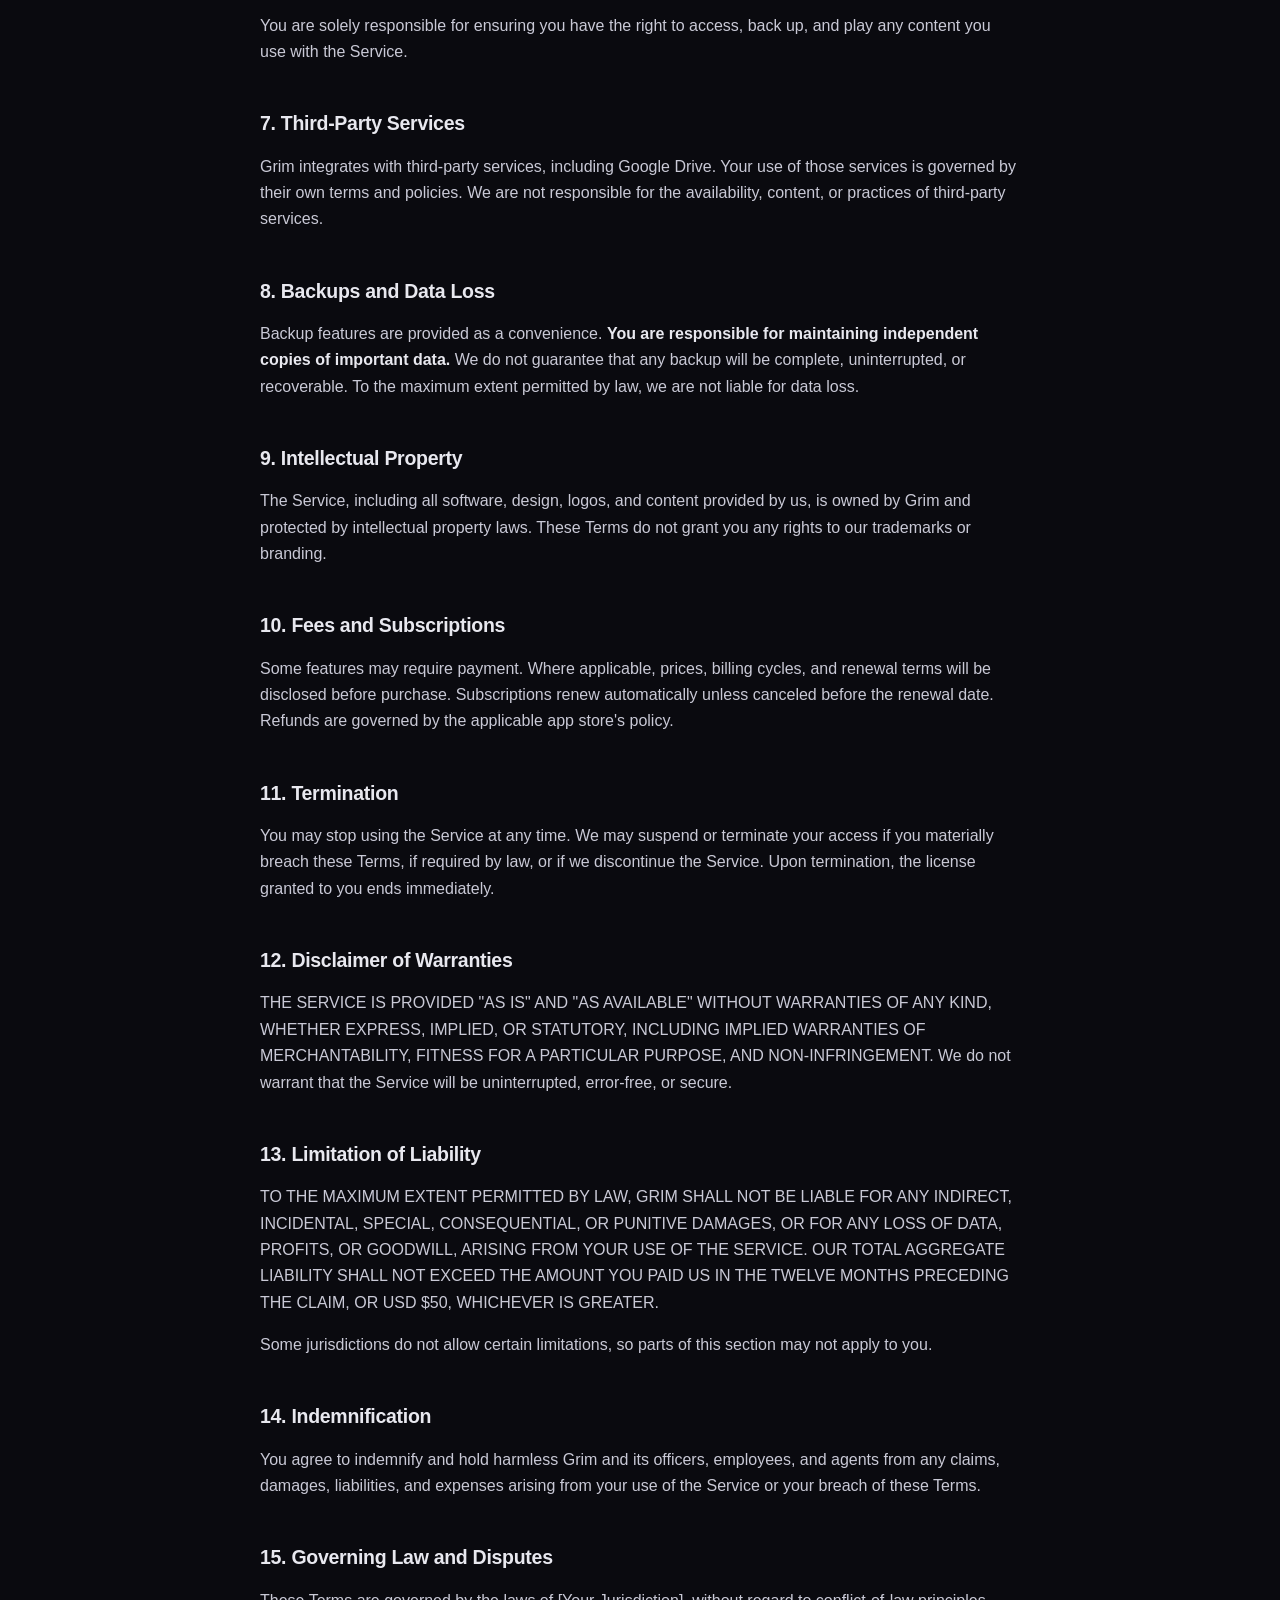
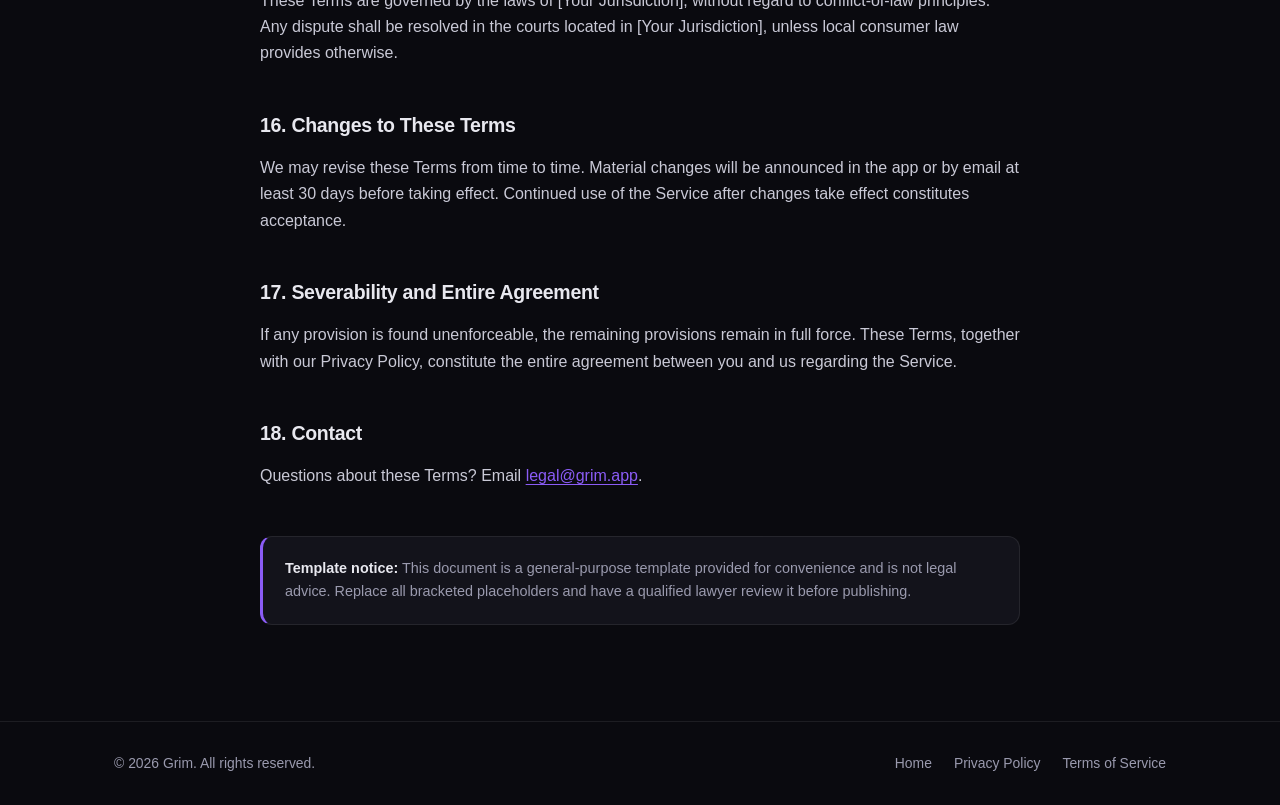
<file: terms.html>
<!DOCTYPE html>
<html lang="en">
<head>
  <meta charset="UTF-8" />
  <meta name="viewport" content="width=device-width, initial-scale=1.0" />
  <title>Terms of Service — Grim</title>
  <meta name="description" content="The terms that govern your use of the Grim application and website." />
  <link rel="stylesheet" href="styles.css" />
</head>
<body>

  <header class="site-header">
    <div class="container header-inner">
      <a class="brand" href="index.html">
        <span class="brand-mark">G</span>
        <span class="brand-name">Grim</span>
      </a>
      <nav class="nav">
        <a href="index.html#features">Features</a>
        <a href="privacy.html">Privacy</a>
        <a href="terms.html">Terms</a>
        <a class="btn btn-primary btn-sm" href="index.html#get-started">Get Started</a>
      </nav>
    </div>
  </header>

  <main class="legal">
    <div class="container">
      <div class="legal-header">
        <h1>Terms of Service</h1>
        <p class="updated">Last updated: January 1, 2025</p>
      </div>

      <div class="legal-body">

        <p>
          These Terms of Service ("Terms") govern your access to and use of the Grim
          application, website, and related services (collectively, the "Service"),
          provided by Grim ("we", "us", "our"). By using the Service, you agree to these Terms.
        </p>

        <h2>1. Acceptance of Terms</h2>
        <p>
          By downloading, installing, or using Grim, you confirm that you can form a binding
          contract with us and that you accept these Terms. If you do not agree, do not use
          the Service.
        </p>

        <h2>2. Eligibility</h2>
        <p>
          You must be at least 13 years old (or 16 where required by local law) to use Grim.
          If you are using the Service on behalf of an organization, you represent that you
          have authority to bind that organization to these Terms.
        </p>

        <h2>3. Your Account and Google Sign-In</h2>
        <ul>
          <li>Grim uses Google Sign-In to authenticate you. You must maintain a valid Google account.</li>
          <li>You are responsible for all activity that occurs under your account.</li>
          <li>You agree to keep your credentials secure and to notify us promptly of unauthorized use.</li>
          <li>You may revoke Grim's access to your Google account at any time through
              <a href="https://myaccount.google.com/permissions" target="_blank" rel="noopener">Google Account permissions</a>.</li>
        </ul>

        <h2>4. License to Use</h2>
        <p>
          Subject to these Terms, we grant you a limited, non-exclusive, non-transferable,
          revocable license to install and use Grim for personal or internal business purposes.
          You may not sublicense, resell, or redistribute the Service.
        </p>

        <h2>5. Acceptable Use</h2>
        <p>You agree not to:</p>
        <ul>
          <li>Use the Service in violation of any applicable law or regulation.</li>
          <li>Upload or distribute malware, or attempt to disrupt or gain unauthorized access to the Service.</li>
          <li>Reverse engineer, decompile, or attempt to extract the source code, except as permitted by law.</li>
          <li>Use the Service to infringe the intellectual property or privacy rights of others.</li>
          <li>Circumvent usage limits, rate limits, or security controls.</li>
          <li>Use the Service to transmit unlawful, harmful, or abusive content.</li>
        </ul>

        <h2>6. Your Content</h2>
        <p>
          You retain all rights to the files, folders, and media you access through Grim
          ("Your Content"). We do not claim ownership of Your Content. You grant us only the
          limited rights necessary to operate the features you use — for example, storing
          backup data you explicitly enable.
        </p>
        <p>
          You are solely responsible for ensuring you have the right to access, back up, and
          play any content you use with the Service.
        </p>

        <h2>7. Third-Party Services</h2>
        <p>
          Grim integrates with third-party services, including Google Drive. Your use of those
          services is governed by their own terms and policies. We are not responsible for the
          availability, content, or practices of third-party services.
        </p>

        <h2>8. Backups and Data Loss</h2>
        <p>
          Backup features are provided as a convenience. <strong>You are responsible for
          maintaining independent copies of important data.</strong> We do not guarantee that
          any backup will be complete, uninterrupted, or recoverable. To the maximum extent
          permitted by law, we are not liable for data loss.
        </p>

        <h2>9. Intellectual Property</h2>
        <p>
          The Service, including all software, design, logos, and content provided by us, is
          owned by Grim and protected by intellectual property laws. These Terms do not grant
          you any rights to our trademarks or branding.
        </p>

        <h2>10. Fees and Subscriptions</h2>
        <p>
          Some features may require payment. Where applicable, prices, billing cycles, and
          renewal terms will be disclosed before purchase. Subscriptions renew automatically
          unless canceled before the renewal date. Refunds are governed by the applicable app
          store's policy.
        </p>

        <h2>11. Termination</h2>
        <p>
          You may stop using the Service at any time. We may suspend or terminate your access
          if you materially breach these Terms, if required by law, or if we discontinue the
          Service. Upon termination, the license granted to you ends immediately.
        </p>

        <h2>12. Disclaimer of Warranties</h2>
        <p>
          THE SERVICE IS PROVIDED "AS IS" AND "AS AVAILABLE" WITHOUT WARRANTIES OF ANY KIND,
          WHETHER EXPRESS, IMPLIED, OR STATUTORY, INCLUDING IMPLIED WARRANTIES OF
          MERCHANTABILITY, FITNESS FOR A PARTICULAR PURPOSE, AND NON-INFRINGEMENT. We do not
          warrant that the Service will be uninterrupted, error-free, or secure.
        </p>

        <h2>13. Limitation of Liability</h2>
        <p>
          TO THE MAXIMUM EXTENT PERMITTED BY LAW, GRIM SHALL NOT BE LIABLE FOR ANY INDIRECT,
          INCIDENTAL, SPECIAL, CONSEQUENTIAL, OR PUNITIVE DAMAGES, OR FOR ANY LOSS OF DATA,
          PROFITS, OR GOODWILL, ARISING FROM YOUR USE OF THE SERVICE. OUR TOTAL AGGREGATE
          LIABILITY SHALL NOT EXCEED THE AMOUNT YOU PAID US IN THE TWELVE MONTHS PRECEDING
          THE CLAIM, OR USD $50, WHICHEVER IS GREATER.
        </p>
        <p>
          Some jurisdictions do not allow certain limitations, so parts of this section may
          not apply to you.
        </p>

        <h2>14. Indemnification</h2>
        <p>
          You agree to indemnify and hold harmless Grim and its officers, employees, and
          agents from any claims, damages, liabilities, and expenses arising from your use of
          the Service or your breach of these Terms.
        </p>

        <h2>15. Governing Law and Disputes</h2>
        <p>
          These Terms are governed by the laws of [Your Jurisdiction], without regard to
          conflict-of-law principles. Any dispute shall be resolved in the courts located in
          [Your Jurisdiction], unless local consumer law provides otherwise.
        </p>

        <h2>16. Changes to These Terms</h2>
        <p>
          We may revise these Terms from time to time. Material changes will be announced in
          the app or by email at least 30 days before taking effect. Continued use of the
          Service after changes take effect constitutes acceptance.
        </p>

        <h2>17. Severability and Entire Agreement</h2>
        <p>
          If any provision is found unenforceable, the remaining provisions remain in full
          force. These Terms, together with our Privacy Policy, constitute the entire
          agreement between you and us regarding the Service.
        </p>

        <h2>18. Contact</h2>
        <p>
          Questions about these Terms? Email
          <a href="mailto:legal@grim.app">legal@grim.app</a>.
        </p>

        <div class="legal-note">
          <p>
            <strong>Template notice:</strong> This document is a general-purpose template
            provided for convenience and is not legal advice. Replace all bracketed
            placeholders and have a qualified lawyer review it before publishing.
          </p>
        </div>

      </div>
    </div>
  </main>

  <footer class="site-footer">
    <div class="container footer-inner">
      <span>© <span id="year">2025</span> Grim. All rights reserved.</span>
      <nav class="footer-links">
        <a href="index.html">Home</a>
        <a href="privacy.html">Privacy Policy</a>
        <a href="terms.html">Terms of Service</a>
      </nav>
    </div>
  </footer>

  <script>
    document.getElementById('year').textContent = new Date().getFullYear();
  </script>
</body>
</html>
</file>
<file: styles.css>
/* ============================================================
   GRIM — Global Styles
   ============================================================ */

:root {
  --bg:         #0a0a0f;
  --surface:    #13131b;
  --surface-2:  #1a1a24;
  --border:     rgba(255, 255, 255, 0.08);
  --border-hi:  rgba(139, 92, 246, 0.45);
  --text:       #e8e8ef;
  --muted:      #9a9aae;
  --accent:     #8b5cf6;
  --accent-2:   #22d3ee;
  --radius:     18px;
  --radius-sm:  12px;
  --max:        1100px;
  --font:       -apple-system, BlinkMacSystemFont, "Segoe UI", Inter,
                Roboto, Helvetica, Arial, sans-serif;
}

* { margin: 0; padding: 0; box-sizing: border-box; }

html { scroll-behavior: smooth; }

body {
  background: var(--bg);
  color: var(--text);
  font-family: var(--font);
  line-height: 1.65;
  -webkit-font-smoothing: antialiased;
  min-height: 100vh;
  display: flex;
  flex-direction: column;
}

img, svg { display: block; max-width: 100%; }
a { color: inherit; text-decoration: none; }
button { font: inherit; }

/* ---------- Layout ---------- */

.container {
  width: 100%;
  max-width: var(--max);
  margin-inline: auto;
  padding-inline: 24px;
}

.section { padding: 96px 0; }

/* ---------- Header ---------- */

.site-header {
  position: sticky;
  top: 0;
  z-index: 50;
  background: rgba(10, 10, 15, 0.72);
  backdrop-filter: blur(14px);
  -webkit-backdrop-filter: blur(14px);
  border-bottom: 1px solid var(--border);
}

.header-inner {
  display: flex;
  align-items: center;
  justify-content: space-between;
  gap: 24px;
  height: 68px;
}

.brand {
  display: flex;
  align-items: center;
  gap: 10px;
  font-weight: 800;
  font-size: 1.15rem;
  letter-spacing: -0.02em;
}

.brand-mark {
  display: grid;
  place-items: center;
  width: 34px;
  height: 34px;
  border-radius: 10px;
  background: linear-gradient(135deg, var(--accent), #6d28d9);
  color: #0a0a0f;
  font-size: 1.1rem;
  font-weight: 900;
  box-shadow: 0 4px 16px rgba(139, 92, 246, 0.35);
}

.nav {
  display: flex;
  align-items: center;
  gap: 28px;
  font-size: 0.92rem;
  font-weight: 500;
}

.nav a { color: var(--muted); transition: color 0.18s ease; }
.nav a:hover { color: var(--text); }

/* ---------- Buttons ---------- */

.btn {
  display: inline-flex;
  align-items: center;
  justify-content: center;
  gap: 8px;
  padding: 13px 26px;
  border-radius: 999px;
  border: 1px solid transparent;
  font-size: 0.95rem;
  font-weight: 600;
  cursor: pointer;
  transition: transform 0.18s ease, box-shadow 0.18s ease,
              background 0.18s ease, border-color 0.18s ease;
  white-space: nowrap;
}

.btn-primary {
  background: linear-gradient(135deg, var(--accent), #6d28d9);
  color: #fff;
  box-shadow: 0 8px 24px rgba(139, 92, 246, 0.28);
}

.btn-primary:hover {
  transform: translateY(-2px);
  box-shadow: 0 12px 32px rgba(139, 92, 246, 0.42);
}

.btn-ghost {
  background: transparent;
  border-color: var(--border);
  color: var(--text);
}

.btn-ghost:hover {
  border-color: var(--border-hi);
  background: rgba(139, 92, 246, 0.08);
  transform: translateY(-2px);
}

.btn-sm { padding: 9px 18px; font-size: 0.85rem; }

/* ---------- Hero ---------- */

.hero {
  position: relative;
  padding: 120px 0 110px;
  text-align: center;
  overflow: hidden;
}

.hero::before {
  content: "";
  position: absolute;
  inset: -40% 0 auto 0;
  height: 700px;
  background: radial-gradient(
    ellipse 60% 55% at 50% 40%,
    rgba(139, 92, 246, 0.22),
    transparent 70%
  );
  pointer-events: none;
}

.hero .container { position: relative; }

.pill {
  display: inline-block;
  padding: 7px 16px;
  margin-bottom: 26px;
  border-radius: 999px;
  border: 1px solid var(--border);
  background: var(--surface);
  color: var(--muted);
  font-size: 0.78rem;
  font-weight: 600;
  letter-spacing: 0.08em;
  text-transform: uppercase;
}

.hero h1 {
  font-size: clamp(2.15rem, 5.5vw, 3.85rem);
  line-height: 1.12;
  letter-spacing: -0.035em;
  font-weight: 800;
  margin-bottom: 24px;
}

.grad {
  background: linear-gradient(100deg, var(--accent) 10%, var(--accent-2) 90%);
  -webkit-background-clip: text;
  background-clip: text;
  color: transparent;
}

.lead {
  max-width: 620px;
  margin: 0 auto 38px;
  color: var(--muted);
  font-size: 1.06rem;
}

.hero-actions {
  display: flex;
  flex-wrap: wrap;
  gap: 14px;
  justify-content: center;
}

/* ---------- Section heading ---------- */

.section-head {
  text-align: center;
  max-width: 620px;
  margin: 0 auto 56px;
}

.section-head h2 {
  font-size: clamp(1.7rem, 3.4vw, 2.3rem);
  letter-spacing: -0.03em;
  font-weight: 800;
  margin-bottom: 14px;
}

.section-head p { color: var(--muted); }

/* ---------- Feature grid ---------- */

.grid {
  display: grid;
  grid-template-columns: repeat(auto-fit, minmax(240px, 1fr));
  gap: 22px;
}

.card {
  background: var(--surface);
  border: 1px solid var(--border);
  border-radius: var(--radius);
  padding: 30px 26px;
  transition: transform 0.22s ease, border-color 0.22s ease,
              background 0.22s ease, box-shadow 0.22s ease;
}

.card:hover {
  transform: translateY(-5px);
  border-color: var(--border-hi);
  background: var(--surface-2);
  box-shadow: 0 18px 40px rgba(0, 0, 0, 0.5);
}

.card .icon {
  display: grid;
  place-items: center;
  width: 50px;
  height: 50px;
  margin-bottom: 20px;
  border-radius: 14px;
  background: rgba(139, 92, 246, 0.12);
  color: var(--accent);
}

.card .icon svg { width: 24px; height: 24px; }

.card h3 {
  font-size: 1.12rem;
  font-weight: 700;
  letter-spacing: -0.015em;
  margin-bottom: 10px;
}

.card p { color: var(--muted); font-size: 0.94rem; }

/* ---------- CTA ---------- */

.cta {
  position: relative;
  text-align: center;
  padding: 68px 36px;
  margin-bottom: 96px;
  border-radius: 26px;
  border: 1px solid var(--border);
  background:
    radial-gradient(ellipse 70% 120% at 50% 0%, rgba(139, 92, 246, 0.16), transparent 65%),
    var(--surface);
  overflow: hidden;
}

.cta h2 {
  font-size: clamp(1.6rem, 3.2vw, 2.15rem);
  letter-spacing: -0.03em;
  font-weight: 800;
  margin-bottom: 12px;
}

/* ---------- Footer ---------- */

.site-footer {
  margin-top: auto;
  border-top: 1px solid var(--border);
  background: var(--bg);
  padding: 30px 0;
}

.footer-inner {
  display: flex;
  flex-wrap: wrap;
  align-items: center;
  justify-content: space-between;
  gap: 16px;
  color: var(--muted);
  font-size: 0.87rem;
}

.footer-links {
  display: flex;
  flex-wrap: wrap;
  gap: 22px;
}

.footer-links a { color: var(--muted); transition: color 0.18s ease; }
.footer-links a:hover { color: var(--accent); }

/* ---------- Legal pages (privacy / terms) ---------- */

.legal {
  flex: 1;
  padding: 72px 0 96px;
}

.legal-header {
  max-width: 760px;
  margin: 0 auto 44px;
  padding-bottom: 30px;
  border-bottom: 1px solid var(--border);
}

.legal-header h1 {
  font-size: clamp(1.9rem, 4vw, 2.6rem);
  letter-spacing: -0.035em;
  font-weight: 800;
  margin-bottom: 12px;
}

.updated {
  color: var(--muted);
  font-size: 0.86rem;
  letter-spacing: 0.02em;
}

.legal-body {
  max-width: 760px;
  margin: 0 auto;
  color: #c9c9d6;
  font-size: 1rem;
}

.legal-body h2 {
  color: var(--text);
  font-size: 1.22rem;
  font-weight: 700;
  letter-spacing: -0.015em;
  margin: 42px 0 14px;
}

.legal-body h2:first-of-type { margin-top: 0; }

.legal-body h3 {
  color: var(--text);
  font-size: 1.02rem;
  font-weight: 700;
  margin: 26px 0 10px;
}

.legal-body p { margin-bottom: 16px; }

.legal-body ul {
  margin: 0 0 18px 0;
  padding-left: 22px;
}

.legal-body li { margin-bottom: 9px; }

.legal-body li::marker { color: var(--accent); }

.legal-body a {
  color: var(--accent);
  text-decoration: underline;
  text-underline-offset: 3px;
}

.legal-body a:hover { color: var(--accent-2); }

.legal-body strong { color: var(--text); font-weight: 600; }

.legal-note {
  margin-top: 46px;
  padding: 20px 22px;
  border: 1px solid var(--border);
  border-left: 3px solid var(--accent);
  border-radius: var(--radius-sm);
  background: var(--surface);
  color: var(--muted);
  font-size: 0.9rem;
}

.legal-note p:last-child { margin-bottom: 0; }

/* ---------- Responsive ---------- */

@media (max-width: 720px) {
  .header-inner { height: 62px; }
  .nav { gap: 16px; font-size: 0.86rem; }
  .nav .btn { display: none; }
  .hero { padding: 78px 0 70px; }
  .section { padding: 70px 0; }
  .cta { padding: 48px 22px; margin-bottom: 70px; }
  .legal { padding: 48px 0 70px; }
  .footer-inner { justify-content: center; text-align: center; }
}

@media (max-width: 420px) {
  .brand-name { display: none; }
  .hero-actions .btn { width: 100%; }
}
</file>
